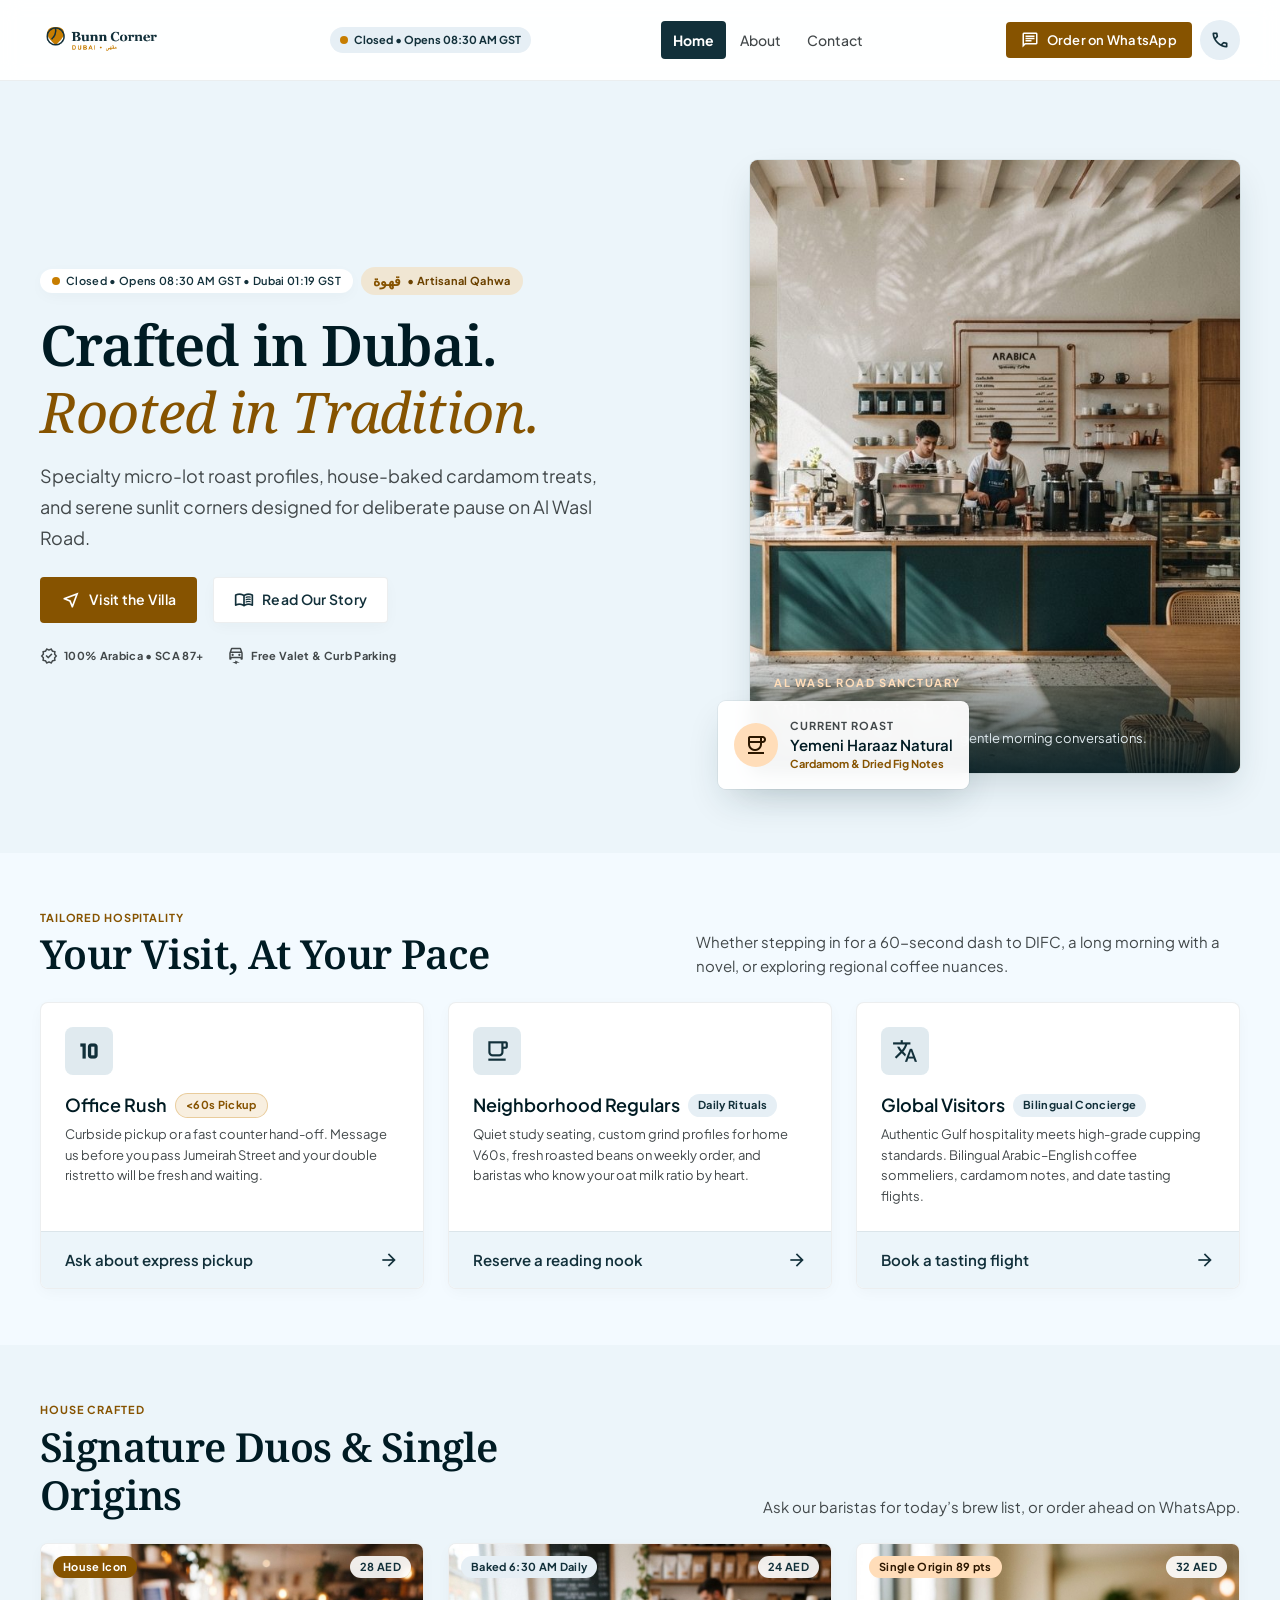
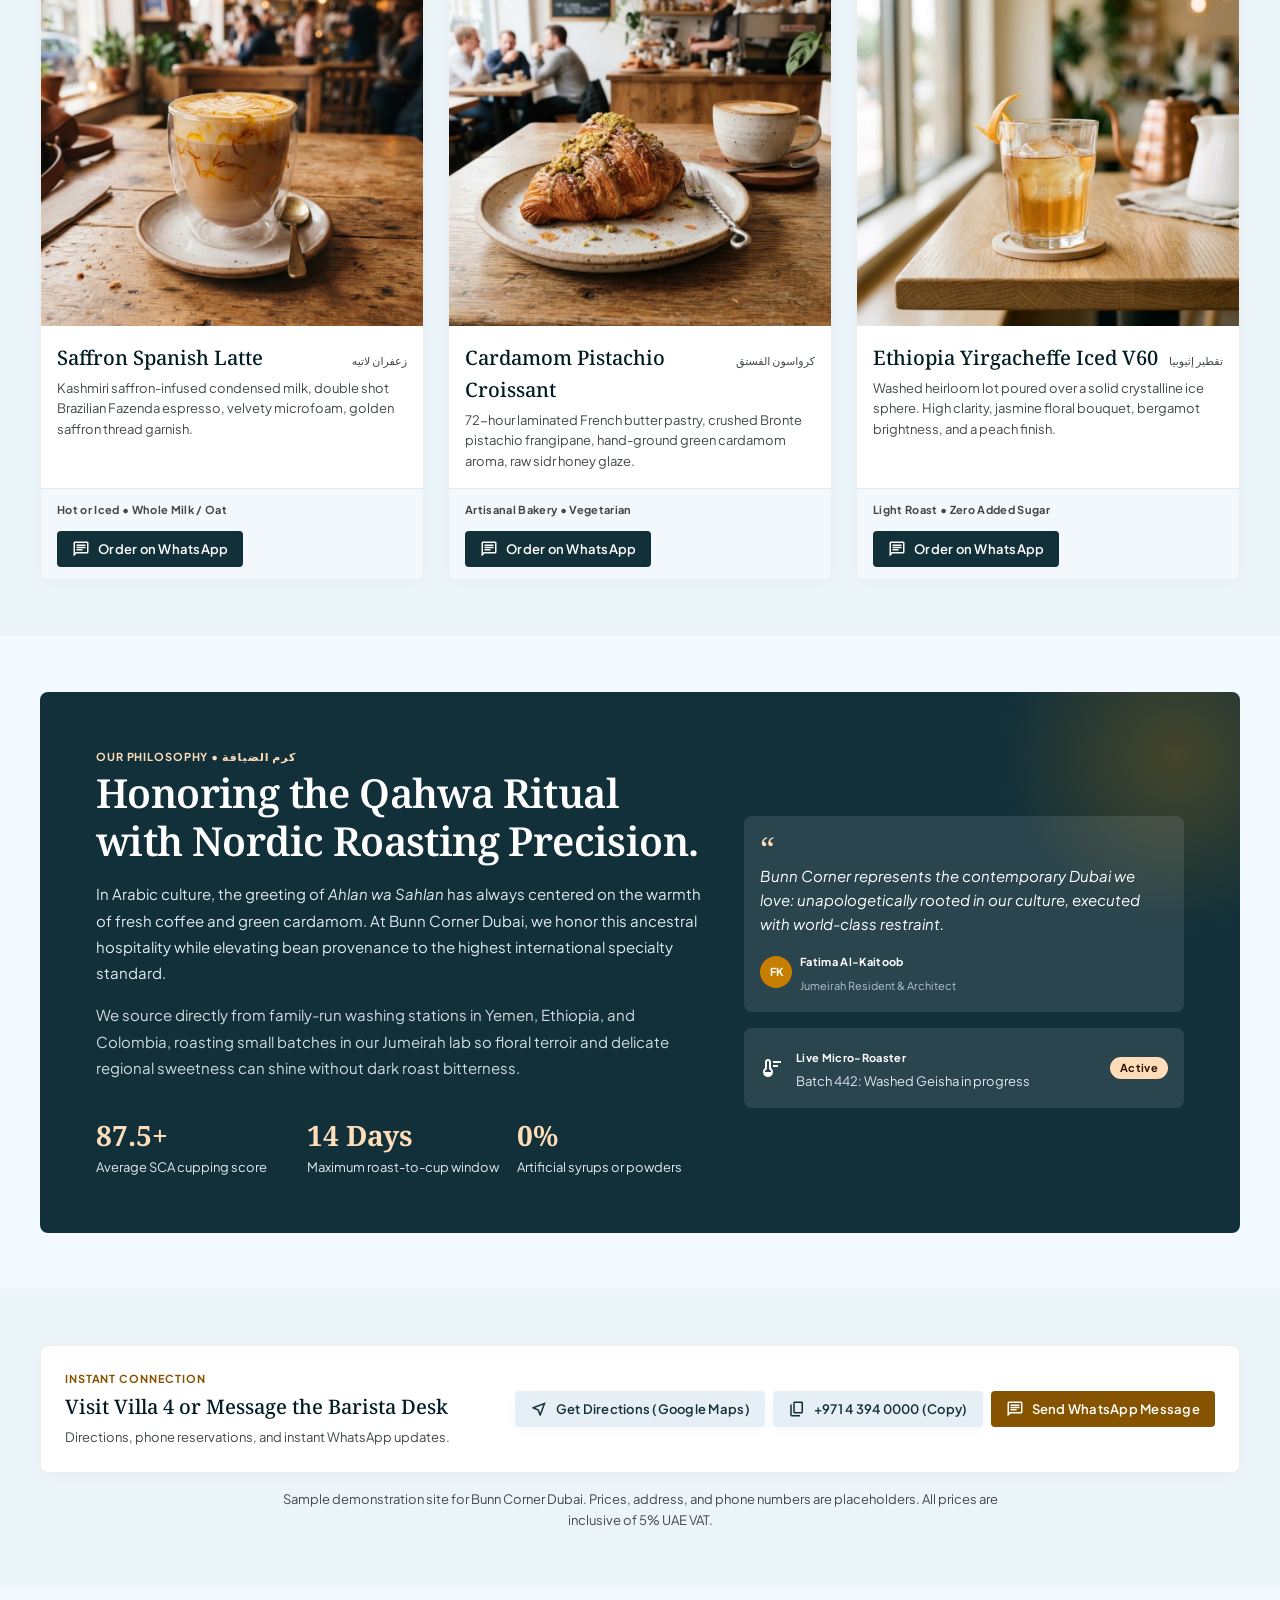
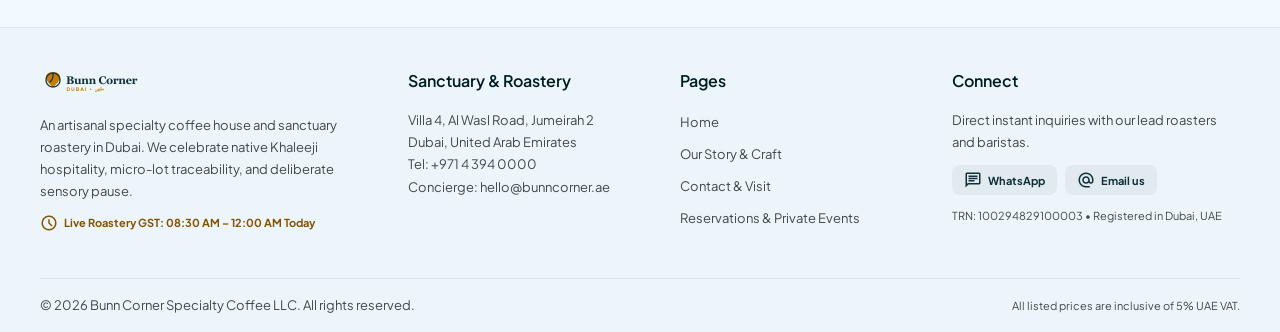
<file: index.html>
<!DOCTYPE html>
<html lang="en">
<head>
  <meta charset="utf-8">
  <meta name="viewport" content="width=device-width, initial-scale=1">
  <title>Bunn Corner Dubai | Specialty Coffee &amp; Roastery</title>
  <meta name="description" content="Specialty micro-lot coffee, house-baked cardamom treats, and sunlit corners at Bunn Corner, Villa 4, Al Wasl Road, Jumeirah 2, Dubai.">
  <meta property="og:title" content="Bunn Corner Dubai | Specialty Coffee &amp; Roastery">
  <meta property="og:description" content="Specialty micro-lot coffee and house-baked treats at Villa 4, Al Wasl Road, Jumeirah 2, Dubai.">
  <meta property="og:type" content="website">

  <link rel="icon" type="image/png" sizes="64x64" href="assets/favicon-64.png">
  <link rel="apple-touch-icon" href="assets/favicon-180.png">

  <link rel="preconnect" href="https://fonts.googleapis.com">
  <link rel="preconnect" href="https://fonts.gstatic.com" crossorigin>
  <link href="https://fonts.googleapis.com/css2?family=Noto+Serif:ital,wght@0,400;0,500;0,600;0,700;1,400&amp;family=Plus+Jakarta+Sans:wght@400;500;600;700&amp;display=swap" rel="stylesheet">
  <link href="https://fonts.googleapis.com/css2?family=Material+Symbols+Outlined:opsz,wght,FILL,GRAD@20..48,100..700,0..1,-50..200&amp;display=swap" rel="stylesheet">

  <link rel="stylesheet" href="css/style.css">
  <script src="js/main.js" defer></script>
</head>
<body>
  <a class="skip-link" href="#main">Skip to content</a>

  <header class="site-header">
    <div class="container site-header__bar">
      <a class="brand" href="index.html" aria-label="Bunn Corner Dubai — home">
        <img class="brand__logo" src="assets/images/wordmark.png" alt="Bunn Corner Dubai" width="480" height="120">
      </a>

      <span class="header-status">
        <span class="pill__dot" aria-hidden="true"></span>
        <span id="header-status-text">Open now &bull; Closes 11:00 PM GST</span>
      </span>

      <nav class="nav" aria-label="Main">
        <ul class="nav__list">
          <li><a class="nav__link" href="index.html" aria-current="page">Home</a></li>
          <li><a class="nav__link" href="about.html">About</a></li>
          <li><a class="nav__link" href="contact.html">Contact</a></li>
        </ul>
      </nav>

      <div class="header-actions">
        <a class="btn btn--accent btn--sm" href="https://wa.me/97143940000" target="_blank" rel="noopener" aria-label="Order on WhatsApp">
          <span class="material-symbols-outlined icon--sm" aria-hidden="true">chat</span>
          <span class="wa-label">Order on WhatsApp</span>
        </a>
        <a class="icon-btn" href="tel:+97143940000" aria-label="Call Bunn Corner at +971 4 394 0000">
          <span class="material-symbols-outlined icon" aria-hidden="true">call</span>
        </a>
        <button class="nav-toggle js-nav-toggle" type="button" aria-expanded="false" aria-controls="mobile-nav" aria-label="Open menu">
          <span class="material-symbols-outlined js-nav-toggle-icon" aria-hidden="true">menu</span>
        </button>
      </div>
    </div>

    <nav class="mobile-nav" id="mobile-nav" aria-label="Mobile">
      <ul class="mobile-nav__list">
        <li><a class="mobile-nav__link" href="index.html" aria-current="page">Home</a></li>
        <li><a class="mobile-nav__link" href="about.html">About</a></li>
        <li><a class="mobile-nav__link" href="contact.html">Contact</a></li>
      </ul>
      <a class="btn btn--accent btn--responsive mobile-nav__cta" href="https://wa.me/97143940000" target="_blank" rel="noopener">
        <span class="material-symbols-outlined icon--sm" aria-hidden="true">chat</span>
        <span>Order on WhatsApp</span>
      </a>
    </nav>
  </header>

  <main class="main" id="main">
    <!-- Hero -->
    <section class="hero">
      <div class="container hero__grid">
        <div>
          <div class="hero__pills">
            <span class="pill pill--status">
              <span class="pill__dot" aria-hidden="true"></span>
              <span id="hero-status-text">Open today 08:00 AM &ndash; 11:00 PM GST</span>
            </span>
            <span class="pill pill--arabic">
              <span class="pill__arabic-word" lang="ar" dir="rtl">قهوة</span>
              <span>&bull; Artisanal Qahwa</span>
            </span>
          </div>

          <h1 class="hero__title">
            Crafted in Dubai.
            <span class="hero__title-accent">Rooted in Tradition.</span>
          </h1>

          <p class="hero__lede">
            Specialty micro-lot roast profiles, house-baked cardamom treats, and serene sunlit
            corners designed for deliberate pause on Al Wasl Road.
          </p>

          <div class="hero__ctas">
            <a class="btn btn--accent btn--responsive" href="contact.html">
              <span class="material-symbols-outlined icon" aria-hidden="true">near_me</span>
              <span>Visit the Villa</span>
            </a>
            <a class="btn btn--light btn--responsive" href="about.html">
              <span class="material-symbols-outlined icon" aria-hidden="true">menu_book</span>
              <span>Read Our Story</span>
            </a>
          </div>

          <div class="hero__trust">
            <span class="hero__trust-item">
              <span class="material-symbols-outlined icon--sm" aria-hidden="true">verified</span>
              <span>100% Arabica &bull; SCA 87+</span>
            </span>
            <span class="hero__trust-item">
              <span class="material-symbols-outlined icon--sm" aria-hidden="true">electric_car</span>
              <span>Free Valet &amp; Curb Parking</span>
            </span>
          </div>
        </div>

        <div class="hero__media">
          <figure class="hero__figure">
            <img class="hero__figure-img" src="assets/images/cafe-interior.jpg" alt="Sunlit specialty coffee bar with teal counters and arched windows inside the Bunn Corner villa on Al Wasl Road" width="1376" height="768" fetchpriority="high">
            <figcaption class="hero__overlay">
              <span class="hero__overlay-eyebrow">Al Wasl Road Sanctuary</span>
              <span class="hero__overlay-title">Villa 4, Jumeirah 2</span>
              <span class="hero__overlay-sub">Warm sunlight, tactile oak, and gentle morning conversations.</span>
            </figcaption>
          </figure>

          <div class="hero__float">
            <span class="hero__float-icon">
              <span class="material-symbols-outlined icon--md" aria-hidden="true">coffee</span>
            </span>
            <span>
              <span class="hero__float-label">Current Roast</span>
              <span class="hero__float-title">Yemeni Haraaz Natural</span>
              <span class="hero__float-note">Cardamom &amp; Dried Fig Notes</span>
            </span>
          </div>
        </div>
      </div>
    </section>

    <!-- Visit lanes -->
    <section class="section">
      <div class="container">
        <div class="section-head">
          <div class="section-head__text">
            <span class="eyebrow">Tailored Hospitality</span>
            <h2 class="section-title">Your Visit, At Your Pace</h2>
          </div>
          <p class="section-sub">
            Whether stepping in for a 60-second dash to DIFC, a long morning with a novel,
            or exploring regional coffee nuances.
          </p>
        </div>

        <div class="card-grid card-grid--3">
          <article class="card lane-card">
            <div class="lane-card__top">
              <span class="lane-card__icon">
                <span class="material-symbols-outlined icon--lg" aria-hidden="true">timer_10</span>
              </span>
              <div class="lane-card__title-row">
                <h3 class="lane-card__title">Office Rush</h3>
                <span class="badge badge--accent">&lt;60s Pickup</span>
              </div>
              <p class="lane-card__desc">
                Curbside pickup or a fast counter hand-off. Message us before you pass Jumeirah
                Street and your double ristretto will be fresh and waiting.
              </p>
            </div>
            <a class="lane-card__action" href="contact.html">
              <span>Ask about express pickup</span>
              <span class="material-symbols-outlined icon" aria-hidden="true">arrow_forward</span>
            </a>
          </article>

          <article class="card lane-card">
            <div class="lane-card__top">
              <span class="lane-card__icon">
                <span class="material-symbols-outlined icon--lg" aria-hidden="true">local_cafe</span>
              </span>
              <div class="lane-card__title-row">
                <h3 class="lane-card__title">Neighborhood Regulars</h3>
                <span class="badge badge--muted">Daily Rituals</span>
              </div>
              <p class="lane-card__desc">
                Quiet study seating, custom grind profiles for home V60s, fresh roasted beans on
                weekly order, and baristas who know your oat milk ratio by heart.
              </p>
            </div>
            <a class="lane-card__action" href="contact.html">
              <span>Reserve a reading nook</span>
              <span class="material-symbols-outlined icon" aria-hidden="true">arrow_forward</span>
            </a>
          </article>

          <article class="card lane-card">
            <div class="lane-card__top">
              <span class="lane-card__icon">
                <span class="material-symbols-outlined icon--lg" aria-hidden="true">translate</span>
              </span>
              <div class="lane-card__title-row">
                <h3 class="lane-card__title">Global Visitors</h3>
                <span class="badge badge--muted">Bilingual Concierge</span>
              </div>
              <p class="lane-card__desc">
                Authentic Gulf hospitality meets high-grade cupping standards. Bilingual
                Arabic&ndash;English coffee sommeliers, cardamom notes, and date tasting flights.
              </p>
            </div>
            <a class="lane-card__action" href="contact.html">
              <span>Book a tasting flight</span>
              <span class="material-symbols-outlined icon" aria-hidden="true">arrow_forward</span>
            </a>
          </article>
        </div>
      </div>
    </section>

    <!-- Signature items -->
    <section class="section section--alt">
      <div class="container">
        <div class="section-head">
          <div class="section-head__text">
            <span class="eyebrow">House Crafted</span>
            <h2 class="section-title">Signature Duos &amp; Single Origins</h2>
          </div>
          <p class="section-sub">Ask our baristas for today&rsquo;s brew list, or order ahead on WhatsApp.</p>
        </div>

        <div class="card-grid card-grid--3">
          <article class="card">
            <div class="card__media">
              <img src="assets/images/saffron-latte.jpg" alt="Saffron Spanish latte with golden saffron drizzle in a clear double-walled glass" width="900" height="900" loading="lazy" decoding="async">
              <span class="badge badge--solid card__badge-tl">House Icon</span>
              <span class="badge badge--price card__badge-tr">28 AED</span>
            </div>
            <div class="card__body">
              <div>
                <div class="card__title-row">
                  <h3 class="card__title">Saffron Spanish Latte</h3>
                  <span class="card__arabic" lang="ar" dir="rtl">زعفران لاتيه</span>
                </div>
                <p class="card__desc">
                  Kashmiri saffron-infused condensed milk, double shot Brazilian Fazenda espresso,
                  velvety microfoam, golden saffron thread garnish.
                </p>
              </div>
              <div class="card__foot">
                <span class="card__foot-note">Hot or Iced &bull; Whole Milk / Oat</span>
                <a class="btn btn--primary btn--sm" href="https://wa.me/97143940000" target="_blank" rel="noopener">
                  <span class="material-symbols-outlined icon--sm" aria-hidden="true">chat</span>
                  <span>Order on WhatsApp</span>
                </a>
              </div>
            </div>
          </article>

          <article class="card">
            <div class="card__media">
              <img src="assets/images/pistachio-croissant.jpg" alt="Freshly baked cardamom pistachio croissant on a ceramic plate" width="900" height="900" loading="lazy" decoding="async">
              <span class="badge badge--muted card__badge-tl">Baked 6:30 AM Daily</span>
              <span class="badge badge--price card__badge-tr">24 AED</span>
            </div>
            <div class="card__body">
              <div>
                <div class="card__title-row">
                  <h3 class="card__title">Cardamom Pistachio Croissant</h3>
                  <span class="card__arabic" lang="ar" dir="rtl">كرواسون الفستق</span>
                </div>
                <p class="card__desc">
                  72-hour laminated French butter pastry, crushed Bronte pistachio frangipane,
                  hand-ground green cardamom aroma, raw sidr honey glaze.
                </p>
              </div>
              <div class="card__foot">
                <span class="card__foot-note">Artisanal Bakery &bull; Vegetarian</span>
                <a class="btn btn--primary btn--sm" href="https://wa.me/97143940000" target="_blank" rel="noopener">
                  <span class="material-symbols-outlined icon--sm" aria-hidden="true">chat</span>
                  <span>Order on WhatsApp</span>
                </a>
              </div>
            </div>
          </article>

          <article class="card">
            <div class="card__media">
              <img src="assets/images/iced-v60.jpg" alt="Iced filter coffee over a clear ice cube with a twisted orange peel garnish" width="900" height="900" loading="lazy" decoding="async">
              <span class="badge badge--fixed card__badge-tl">Single Origin 89 pts</span>
              <span class="badge badge--price card__badge-tr">32 AED</span>
            </div>
            <div class="card__body">
              <div>
                <div class="card__title-row">
                  <h3 class="card__title">Ethiopia Yirgacheffe Iced V60</h3>
                  <span class="card__arabic" lang="ar" dir="rtl">تقطير إثيوبيا</span>
                </div>
                <p class="card__desc">
                  Washed heirloom lot poured over a solid crystalline ice sphere. High clarity,
                  jasmine floral bouquet, bergamot brightness, and a peach finish.
                </p>
              </div>
              <div class="card__foot">
                <span class="card__foot-note">Light Roast &bull; Zero Added Sugar</span>
                <a class="btn btn--primary btn--sm" href="https://wa.me/97143940000" target="_blank" rel="noopener">
                  <span class="material-symbols-outlined icon--sm" aria-hidden="true">chat</span>
                  <span>Order on WhatsApp</span>
                </a>
              </div>
            </div>
          </article>
        </div>
      </div>
    </section>

    <!-- Philosophy -->
    <section class="section">
      <div class="container">
        <div class="panel-dark">
          <div class="panel-dark__glow" aria-hidden="true"></div>
          <div class="panel-dark__grid">
            <div>
              <span class="eyebrow">Our Philosophy &bull; <span lang="ar" dir="rtl">كرم الضيافة</span></span>
              <h2 class="panel-dark__title">Honoring the Qahwa Ritual with Nordic Roasting Precision.</h2>
              <p class="panel-dark__text">
                In Arabic culture, the greeting of <em>Ahlan wa Sahlan</em> has always centered on
                the warmth of fresh coffee and green cardamom. At Bunn Corner Dubai, we honor this
                ancestral hospitality while elevating bean provenance to the highest international
                specialty standard.
              </p>
              <p class="panel-dark__text">
                We source directly from family-run washing stations in Yemen, Ethiopia, and Colombia,
                roasting small batches in our Jumeirah lab so floral terroir and delicate regional
                sweetness can shine without dark roast bitterness.
              </p>

              <div class="stats">
                <div class="stat">
                  <p class="stat__value">87.5+</p>
                  <p class="stat__label">Average SCA cupping score</p>
                </div>
                <div class="stat">
                  <p class="stat__value">14 Days</p>
                  <p class="stat__label">Maximum roast-to-cup window</p>
                </div>
                <div class="stat">
                  <p class="stat__value">0%</p>
                  <p class="stat__label">Artificial syrups or powders</p>
                </div>
              </div>
            </div>

            <div class="panel-dark__aside">
              <figure class="quote">
                <p class="quote__mark" aria-hidden="true">&ldquo;</p>
                <blockquote class="quote__text">
                  Bunn Corner represents the contemporary Dubai we love: unapologetically rooted in
                  our culture, executed with world-class restraint.
                </blockquote>
                <figcaption class="quote__person">
                  <span class="quote__avatar" aria-hidden="true">FK</span>
                  <span>
                    <span class="quote__name">Fatima Al-Kaitoob</span><br>
                    <span class="quote__role">Jumeirah Resident &amp; Architect</span>
                  </span>
                </figcaption>
              </figure>

              <div class="roaster">
                <div class="roaster__info">
                  <span class="material-symbols-outlined icon--md" aria-hidden="true">thermostat</span>
                  <span>
                    <span class="roaster__label">Live Micro-Roaster</span><br>
                    <span class="roaster__note">Batch 442: Washed Geisha in progress</span>
                  </span>
                </div>
                <span class="badge badge--fixed">Active</span>
              </div>
            </div>
          </div>
        </div>
      </div>
    </section>

    <!-- Quick actions -->
    <section class="section section--alt">
      <div class="container">
        <div class="action-bar">
          <div>
            <span class="eyebrow">Instant Connection</span>
            <h2 class="action-bar__title">Visit Villa 4 or Message the Barista Desk</h2>
            <p class="action-bar__sub">Directions, phone reservations, and instant WhatsApp updates.</p>
          </div>
          <div class="action-bar__buttons">
            <a class="btn btn--tile btn--sm" href="https://maps.google.com/?q=Al+Wasl+Road+Jumeirah+2+Dubai" target="_blank" rel="noopener">
              <span class="material-symbols-outlined icon--sm" aria-hidden="true">near_me</span>
              <span>Get Directions (Google Maps)</span>
            </a>
            <button class="btn btn--tile btn--sm js-copy" type="button" data-copy="+971 4 394 0000" aria-label="Copy phone number +971 4 394 0000">
              <span class="material-symbols-outlined icon--sm" aria-hidden="true">content_copy</span>
              <span class="js-copy-label">+971 4 394 0000 (Copy)</span>
            </button>
            <a class="btn btn--accent btn--sm" href="https://wa.me/97143940000" target="_blank" rel="noopener">
              <span class="material-symbols-outlined icon--sm" aria-hidden="true">chat</span>
              <span>Send WhatsApp Message</span>
            </a>
          </div>
        </div>

        <p class="note">
          Sample demonstration site for Bunn Corner Dubai. Prices, address, and phone numbers are
          placeholders. All prices are inclusive of 5% UAE VAT.
        </p>
      </div>
    </section>
  </main>

  <footer class="site-footer">
    <div class="container">
      <div class="footer-grid">
        <div>
          <img class="footer-brand__logo" src="assets/images/wordmark.png" alt="Bunn Corner Dubai" width="480" height="120">
          <p class="footer-text">
            An artisanal specialty coffee house and sanctuary roastery in Dubai. We celebrate native
            Khaleeji hospitality, micro-lot traceability, and deliberate sensory pause.
          </p>
          <p class="footer-hours">
            <span class="material-symbols-outlined icon--sm" aria-hidden="true">schedule</span>
            <span id="footer-hours-text">Live Roastery GST: 08:00 AM &ndash; 11:00 PM</span>
          </p>
        </div>

        <div>
          <h4 class="footer-col__title">Sanctuary &amp; Roastery</h4>
          <address class="footer-text">
            Villa 4, Al Wasl Road, Jumeirah 2<br>
            Dubai, United Arab Emirates<br>
            Tel: <a href="tel:+97143940000">+971 4 394 0000</a><br>
            Concierge: <a href="mailto:hello@bunncorner.ae">hello@bunncorner.ae</a>
          </address>
        </div>

        <div>
          <h4 class="footer-col__title">Pages</h4>
          <ul class="footer-links">
            <li><a href="index.html">Home</a></li>
            <li><a href="about.html">Our Story &amp; Craft</a></li>
            <li><a href="contact.html">Contact &amp; Visit</a></li>
            <li><a href="contact.html#contact-form">Reservations &amp; Private Events</a></li>
          </ul>
        </div>

        <div>
          <h4 class="footer-col__title">Connect</h4>
          <p class="footer-text">Direct instant inquiries with our lead roasters and baristas.</p>
          <div class="footer-connect">
            <a class="social-chip" href="https://wa.me/97143940000" target="_blank" rel="noopener">
              <span class="material-symbols-outlined icon--sm" aria-hidden="true">chat</span>
              <span>WhatsApp</span>
            </a>
            <a class="social-chip" href="mailto:hello@bunncorner.ae">
              <span class="material-symbols-outlined icon--sm" aria-hidden="true">alternate_email</span>
              <span>Email us</span>
            </a>
          </div>
          <p class="footer-note">TRN: 100294829100003 &bull; Registered in Dubai, UAE</p>
        </div>
      </div>

      <div class="footer-bottom">
        <p>&copy; <span id="footer-year">2026</span> Bunn Corner Specialty Coffee LLC. All rights reserved.</p>
        <p class="footer-note">All listed prices are inclusive of 5% UAE VAT.</p>
      </div>
    </div>
  </footer>
</body>
</html>
</file>
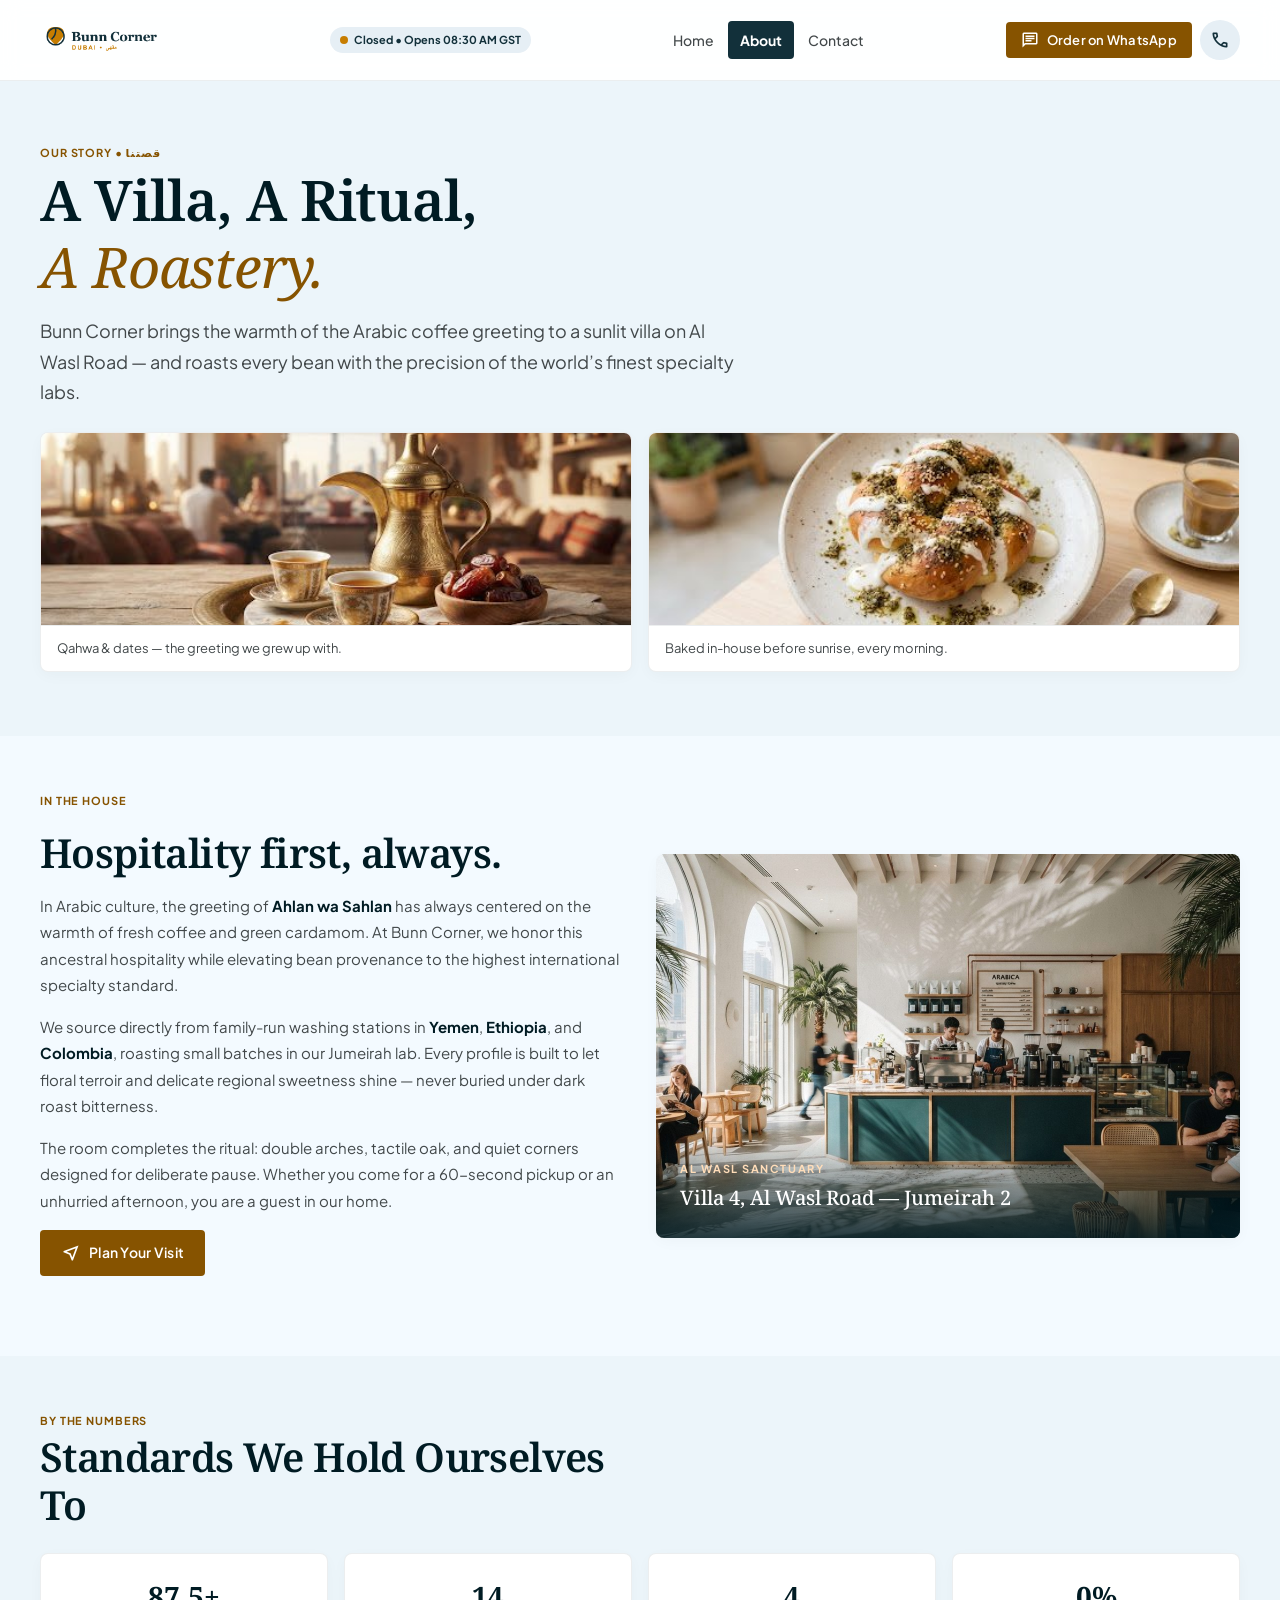
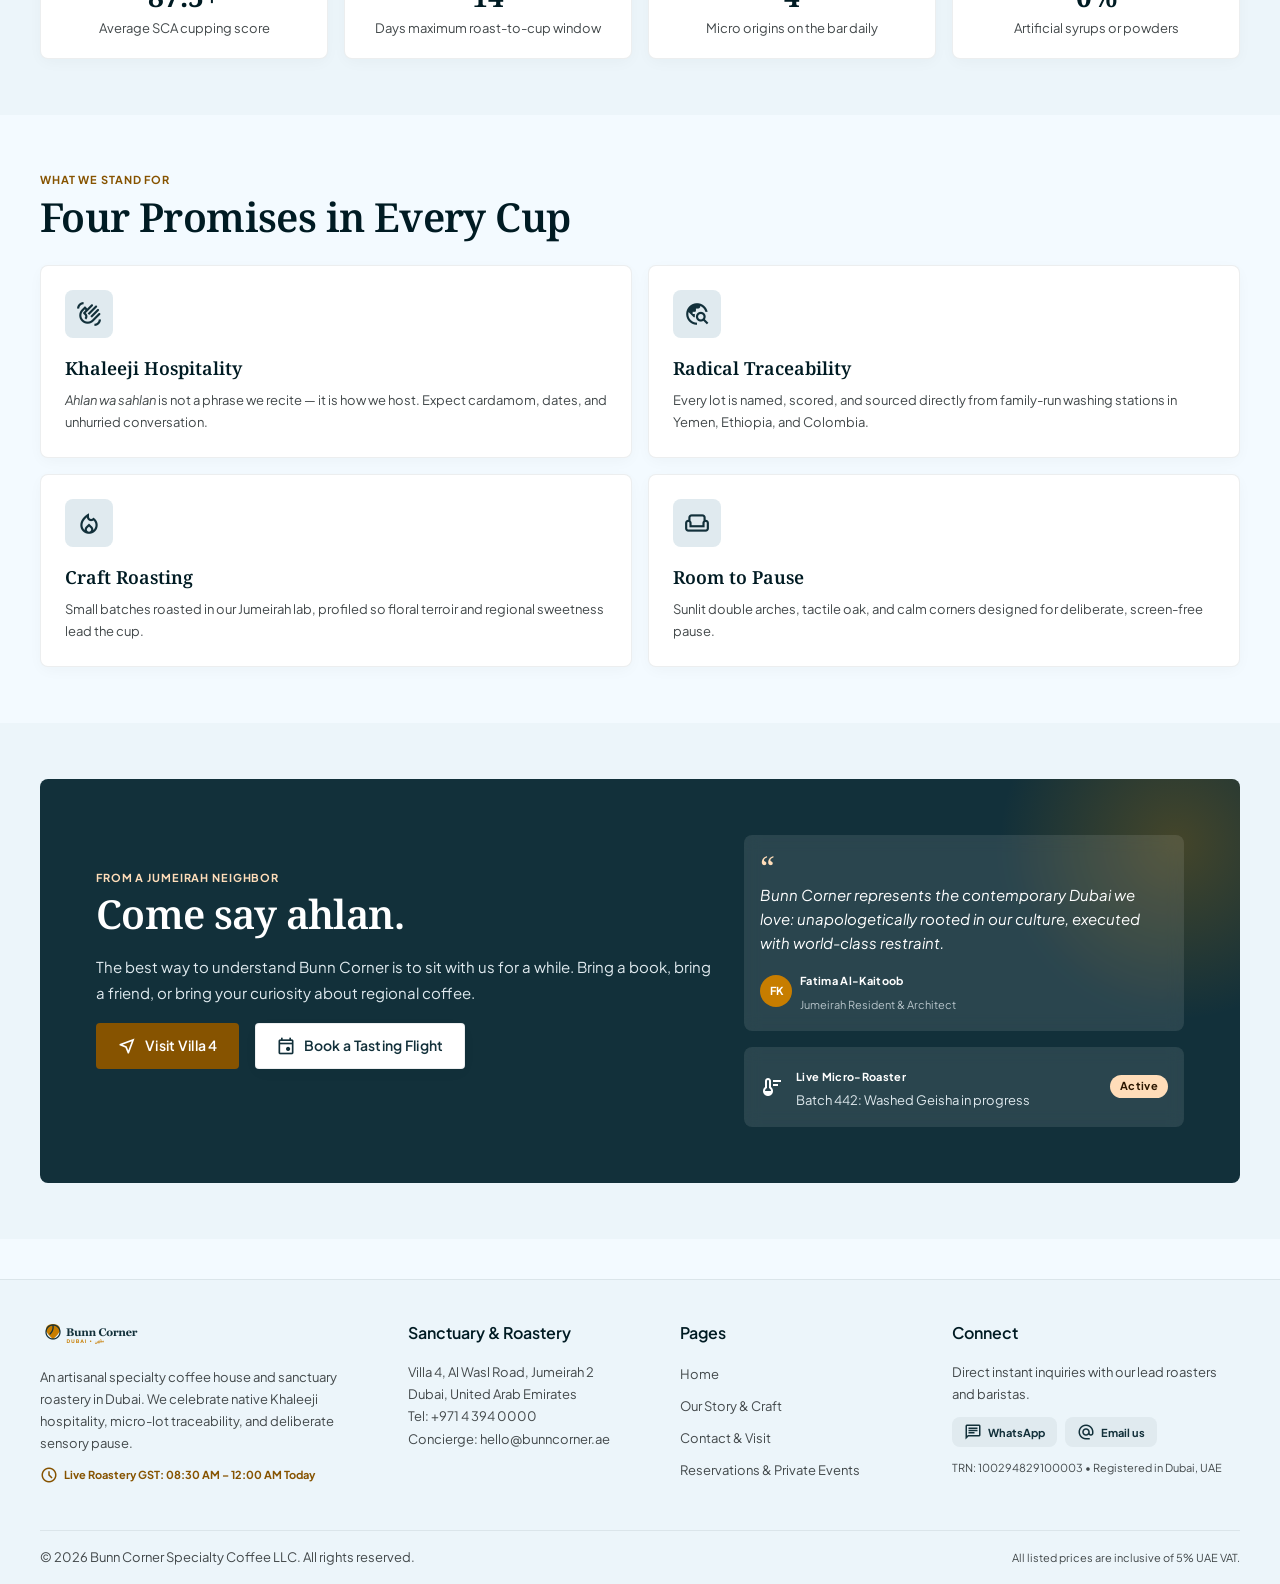
<file: about.html>
<!DOCTYPE html>
<html lang="en">
<head>
  <meta charset="utf-8">
  <meta name="viewport" content="width=device-width, initial-scale=1">
  <title>Our Story &amp; Craft | Bunn Corner Dubai</title>
  <meta name="description" content="The story behind Bunn Corner Dubai: Khaleeji hospitality, direct-trade micro-lots, and small-batch roasting in our Jumeirah villa roastery.">
  <meta property="og:title" content="Our Story &amp; Craft | Bunn Corner Dubai">
  <meta property="og:description" content="Khaleeji hospitality, direct-trade micro-lots, and small-batch roasting in our Jumeirah villa roastery.">
  <meta property="og:type" content="website">

  <link rel="icon" type="image/png" sizes="64x64" href="assets/favicon-64.png">
  <link rel="apple-touch-icon" href="assets/favicon-180.png">

  <link rel="preconnect" href="https://fonts.googleapis.com">
  <link rel="preconnect" href="https://fonts.gstatic.com" crossorigin>
  <link href="https://fonts.googleapis.com/css2?family=Noto+Serif:ital,wght@0,400;0,500;0,600;0,700;1,400&amp;family=Plus+Jakarta+Sans:wght@400;500;600;700&amp;display=swap" rel="stylesheet">
  <link href="https://fonts.googleapis.com/css2?family=Material+Symbols+Outlined:opsz,wght,FILL,GRAD@20..48,100..700,0..1,-50..200&amp;display=swap" rel="stylesheet">

  <link rel="stylesheet" href="css/style.css">
  <script src="js/main.js" defer></script>
</head>
<body>
  <a class="skip-link" href="#main">Skip to content</a>

  <header class="site-header">
    <div class="container site-header__bar">
      <a class="brand" href="index.html" aria-label="Bunn Corner Dubai — home">
        <img class="brand__logo" src="assets/images/wordmark.png" alt="Bunn Corner Dubai" width="480" height="120">
      </a>

      <span class="header-status">
        <span class="pill__dot" aria-hidden="true"></span>
        <span id="header-status-text">Open now &bull; Closes 11:00 PM GST</span>
      </span>

      <nav class="nav" aria-label="Main">
        <ul class="nav__list">
          <li><a class="nav__link" href="index.html">Home</a></li>
          <li><a class="nav__link" href="about.html" aria-current="page">About</a></li>
          <li><a class="nav__link" href="contact.html">Contact</a></li>
        </ul>
      </nav>

      <div class="header-actions">
        <a class="btn btn--accent btn--sm" href="https://wa.me/97143940000" target="_blank" rel="noopener" aria-label="Order on WhatsApp">
          <span class="material-symbols-outlined icon--sm" aria-hidden="true">chat</span>
          <span class="wa-label">Order on WhatsApp</span>
        </a>
        <a class="icon-btn" href="tel:+97143940000" aria-label="Call Bunn Corner at +971 4 394 0000">
          <span class="material-symbols-outlined icon" aria-hidden="true">call</span>
        </a>
        <button class="nav-toggle js-nav-toggle" type="button" aria-expanded="false" aria-controls="mobile-nav" aria-label="Open menu">
          <span class="material-symbols-outlined js-nav-toggle-icon" aria-hidden="true">menu</span>
        </button>
      </div>
    </div>

    <nav class="mobile-nav" id="mobile-nav" aria-label="Mobile">
      <ul class="mobile-nav__list">
        <li><a class="mobile-nav__link" href="index.html">Home</a></li>
        <li><a class="mobile-nav__link" href="about.html" aria-current="page">About</a></li>
        <li><a class="mobile-nav__link" href="contact.html">Contact</a></li>
      </ul>
      <a class="btn btn--accent btn--responsive mobile-nav__cta" href="https://wa.me/97143940000" target="_blank" rel="noopener">
        <span class="material-symbols-outlined icon--sm" aria-hidden="true">chat</span>
        <span>Order on WhatsApp</span>
      </a>
    </nav>
  </header>

  <main class="main" id="main">
    <!-- Page hero -->
    <section class="hero">
      <div class="container page-hero__inner">
        <span class="eyebrow">Our Story &bull; <span lang="ar" dir="rtl">قصتنا</span></span>
        <h1 class="hero__title">A Villa, A Ritual, <span class="hero__title-accent">A Roastery.</span></h1>
        <p class="hero__lede">
          Bunn Corner brings the warmth of the Arabic coffee greeting to a sunlit villa on Al Wasl
          Road &mdash; and roasts every bean with the precision of the world&rsquo;s finest
          specialty labs.
        </p>

        <div class="collage">
          <figure class="collage__figure">
            <img src="assets/images/arabic-coffee-dates.jpg" alt="Golden Arabic coffee pot with two filled cups and a bowl of dates on a wooden tray" width="512" height="279" loading="lazy" decoding="async">
            <figcaption class="collage__caption">Qahwa &amp; dates &mdash; the greeting we grew up with.</figcaption>
          </figure>
          <figure class="collage__figure">
            <img src="assets/images/cardamom-buns.jpg" alt="Cardamom morning buns with pistachio crumble and white drizzle on a ceramic plate" width="512" height="279" loading="lazy" decoding="async">
            <figcaption class="collage__caption">Baked in-house before sunrise, every morning.</figcaption>
          </figure>
        </div>
      </div>
    </section>

    <!-- Story -->
    <section class="section">
      <div class="container story-grid">
        <div class="story-copy">
          <span class="eyebrow">In the House</span>
          <h2 class="section-title">Hospitality first, always.</h2>
          <p>
            In Arabic culture, the greeting of <strong>Ahlan wa Sahlan</strong> has always centered
            on the warmth of fresh coffee and green cardamom. At Bunn Corner, we honor this ancestral
            hospitality while elevating bean provenance to the highest international specialty
            standard.
          </p>
          <p>
            We source directly from family-run washing stations in <strong>Yemen</strong>,
            <strong>Ethiopia</strong>, and <strong>Colombia</strong>, roasting small batches in our
            Jumeirah lab. Every profile is built to let floral terroir and delicate regional
            sweetness shine &mdash; never buried under dark roast bitterness.
          </p>
          <p>
            The room completes the ritual: double arches, tactile oak, and quiet corners designed for
            deliberate pause. Whether you come for a 60-second pickup or an unhurried afternoon, you
            are a guest in our home.
          </p>
          <div class="hero__ctas">
            <a class="btn btn--accent btn--responsive" href="contact.html">
              <span class="material-symbols-outlined icon" aria-hidden="true">near_me</span>
              <span>Plan Your Visit</span>
            </a>
          </div>
        </div>

        <figure class="band">
          <img src="assets/images/cafe-interior.jpg" alt="Interior of the Bunn Corner villa with arched windows, a teal coffee bar, and guests at oak tables" width="1376" height="768" loading="lazy" decoding="async">
          <figcaption class="band__overlay">
            <span class="hero__overlay-eyebrow">Al Wasl Sanctuary</span>
            <span class="hero__overlay-title">Villa 4, Al Wasl Road &mdash; Jumeirah 2</span>
          </figcaption>
        </figure>
      </div>
    </section>

    <!-- Numbers -->
    <section class="section section--alt">
      <div class="container">
        <div class="section-head">
          <div class="section-head__text">
            <span class="eyebrow">By the Numbers</span>
            <h2 class="section-title">Standards We Hold Ourselves To</h2>
          </div>
        </div>

        <div class="numbers-grid">
          <div class="number-card">
            <p class="number-card__value">87.5+</p>
            <p class="number-card__label">Average SCA cupping score</p>
          </div>
          <div class="number-card">
            <p class="number-card__value">14</p>
            <p class="number-card__label">Days maximum roast-to-cup window</p>
          </div>
          <div class="number-card">
            <p class="number-card__value">4</p>
            <p class="number-card__label">Micro origins on the bar daily</p>
          </div>
          <div class="number-card">
            <p class="number-card__value">0%</p>
            <p class="number-card__label">Artificial syrups or powders</p>
          </div>
        </div>
      </div>
    </section>

    <!-- Values -->
    <section class="section">
      <div class="container">
        <div class="section-head">
          <div class="section-head__text">
            <span class="eyebrow">What We Stand For</span>
            <h2 class="section-title">Four Promises in Every Cup</h2>
          </div>
        </div>

        <div class="values-grid">
          <article class="value-card">
            <span class="lane-card__icon">
              <span class="material-symbols-outlined icon--lg" aria-hidden="true">waving_hand</span>
            </span>
            <h3 class="value-card__title">Khaleeji Hospitality</h3>
            <p class="value-card__text">
              <em>Ahlan wa sahlan</em> is not a phrase we recite &mdash; it is how we host. Expect
              cardamom, dates, and unhurried conversation.
            </p>
          </article>

          <article class="value-card">
            <span class="lane-card__icon">
              <span class="material-symbols-outlined icon--lg" aria-hidden="true">travel_explore</span>
            </span>
            <h3 class="value-card__title">Radical Traceability</h3>
            <p class="value-card__text">
              Every lot is named, scored, and sourced directly from family-run washing stations in
              Yemen, Ethiopia, and Colombia.
            </p>
          </article>

          <article class="value-card">
            <span class="lane-card__icon">
              <span class="material-symbols-outlined icon--lg" aria-hidden="true">local_fire_department</span>
            </span>
            <h3 class="value-card__title">Craft Roasting</h3>
            <p class="value-card__text">
              Small batches roasted in our Jumeirah lab, profiled so floral terroir and regional
              sweetness lead the cup.
            </p>
          </article>

          <article class="value-card">
            <span class="lane-card__icon">
              <span class="material-symbols-outlined icon--lg" aria-hidden="true">weekend</span>
            </span>
            <h3 class="value-card__title">Room to Pause</h3>
            <p class="value-card__text">
              Sunlit double arches, tactile oak, and calm corners designed for deliberate,
              screen-free pause.
            </p>
          </article>
        </div>
      </div>
    </section>

    <!-- Quote + CTA -->
    <section class="section section--alt">
      <div class="container">
        <div class="panel-dark">
          <div class="panel-dark__glow" aria-hidden="true"></div>
          <div class="panel-dark__grid">
            <div>
              <span class="eyebrow">From a Jumeirah Neighbor</span>
              <h2 class="panel-dark__title">Come say ahlan.</h2>
              <p class="panel-dark__text">
                The best way to understand Bunn Corner is to sit with us for a while. Bring a book,
                bring a friend, or bring your curiosity about regional coffee.
              </p>
              <div class="hero__ctas">
                <a class="btn btn--accent btn--responsive" href="contact.html">
                  <span class="material-symbols-outlined icon" aria-hidden="true">near_me</span>
                  <span>Visit Villa 4</span>
                </a>
                <a class="btn btn--light btn--responsive" href="contact.html#contact-form">
                  <span class="material-symbols-outlined icon" aria-hidden="true">event</span>
                  <span>Book a Tasting Flight</span>
                </a>
              </div>
            </div>

            <div class="panel-dark__aside">
              <figure class="quote">
                <p class="quote__mark" aria-hidden="true">&ldquo;</p>
                <blockquote class="quote__text">
                  Bunn Corner represents the contemporary Dubai we love: unapologetically rooted in
                  our culture, executed with world-class restraint.
                </blockquote>
                <figcaption class="quote__person">
                  <span class="quote__avatar" aria-hidden="true">FK</span>
                  <span>
                    <span class="quote__name">Fatima Al-Kaitoob</span><br>
                    <span class="quote__role">Jumeirah Resident &amp; Architect</span>
                  </span>
                </figcaption>
              </figure>

              <div class="roaster">
                <div class="roaster__info">
                  <span class="material-symbols-outlined icon--md" aria-hidden="true">thermostat</span>
                  <span>
                    <span class="roaster__label">Live Micro-Roaster</span><br>
                    <span class="roaster__note">Batch 442: Washed Geisha in progress</span>
                  </span>
                </div>
                <span class="badge badge--fixed">Active</span>
              </div>
            </div>
          </div>
        </div>
      </div>
    </section>
  </main>

  <footer class="site-footer">
    <div class="container">
      <div class="footer-grid">
        <div>
          <img class="footer-brand__logo" src="assets/images/wordmark.png" alt="Bunn Corner Dubai" width="480" height="120">
          <p class="footer-text">
            An artisanal specialty coffee house and sanctuary roastery in Dubai. We celebrate native
            Khaleeji hospitality, micro-lot traceability, and deliberate sensory pause.
          </p>
          <p class="footer-hours">
            <span class="material-symbols-outlined icon--sm" aria-hidden="true">schedule</span>
            <span id="footer-hours-text">Live Roastery GST: 08:00 AM &ndash; 11:00 PM</span>
          </p>
        </div>

        <div>
          <h4 class="footer-col__title">Sanctuary &amp; Roastery</h4>
          <address class="footer-text">
            Villa 4, Al Wasl Road, Jumeirah 2<br>
            Dubai, United Arab Emirates<br>
            Tel: <a href="tel:+97143940000">+971 4 394 0000</a><br>
            Concierge: <a href="mailto:hello@bunncorner.ae">hello@bunncorner.ae</a>
          </address>
        </div>

        <div>
          <h4 class="footer-col__title">Pages</h4>
          <ul class="footer-links">
            <li><a href="index.html">Home</a></li>
            <li><a href="about.html">Our Story &amp; Craft</a></li>
            <li><a href="contact.html">Contact &amp; Visit</a></li>
            <li><a href="contact.html#contact-form">Reservations &amp; Private Events</a></li>
          </ul>
        </div>

        <div>
          <h4 class="footer-col__title">Connect</h4>
          <p class="footer-text">Direct instant inquiries with our lead roasters and baristas.</p>
          <div class="footer-connect">
            <a class="social-chip" href="https://wa.me/97143940000" target="_blank" rel="noopener">
              <span class="material-symbols-outlined icon--sm" aria-hidden="true">chat</span>
              <span>WhatsApp</span>
            </a>
            <a class="social-chip" href="mailto:hello@bunncorner.ae">
              <span class="material-symbols-outlined icon--sm" aria-hidden="true">alternate_email</span>
              <span>Email us</span>
            </a>
          </div>
          <p class="footer-note">TRN: 100294829100003 &bull; Registered in Dubai, UAE</p>
        </div>
      </div>

      <div class="footer-bottom">
        <p>&copy; <span id="footer-year">2026</span> Bunn Corner Specialty Coffee LLC. All rights reserved.</p>
        <p class="footer-note">All listed prices are inclusive of 5% UAE VAT.</p>
      </div>
    </div>
  </footer>
</body>
</html>
</file>
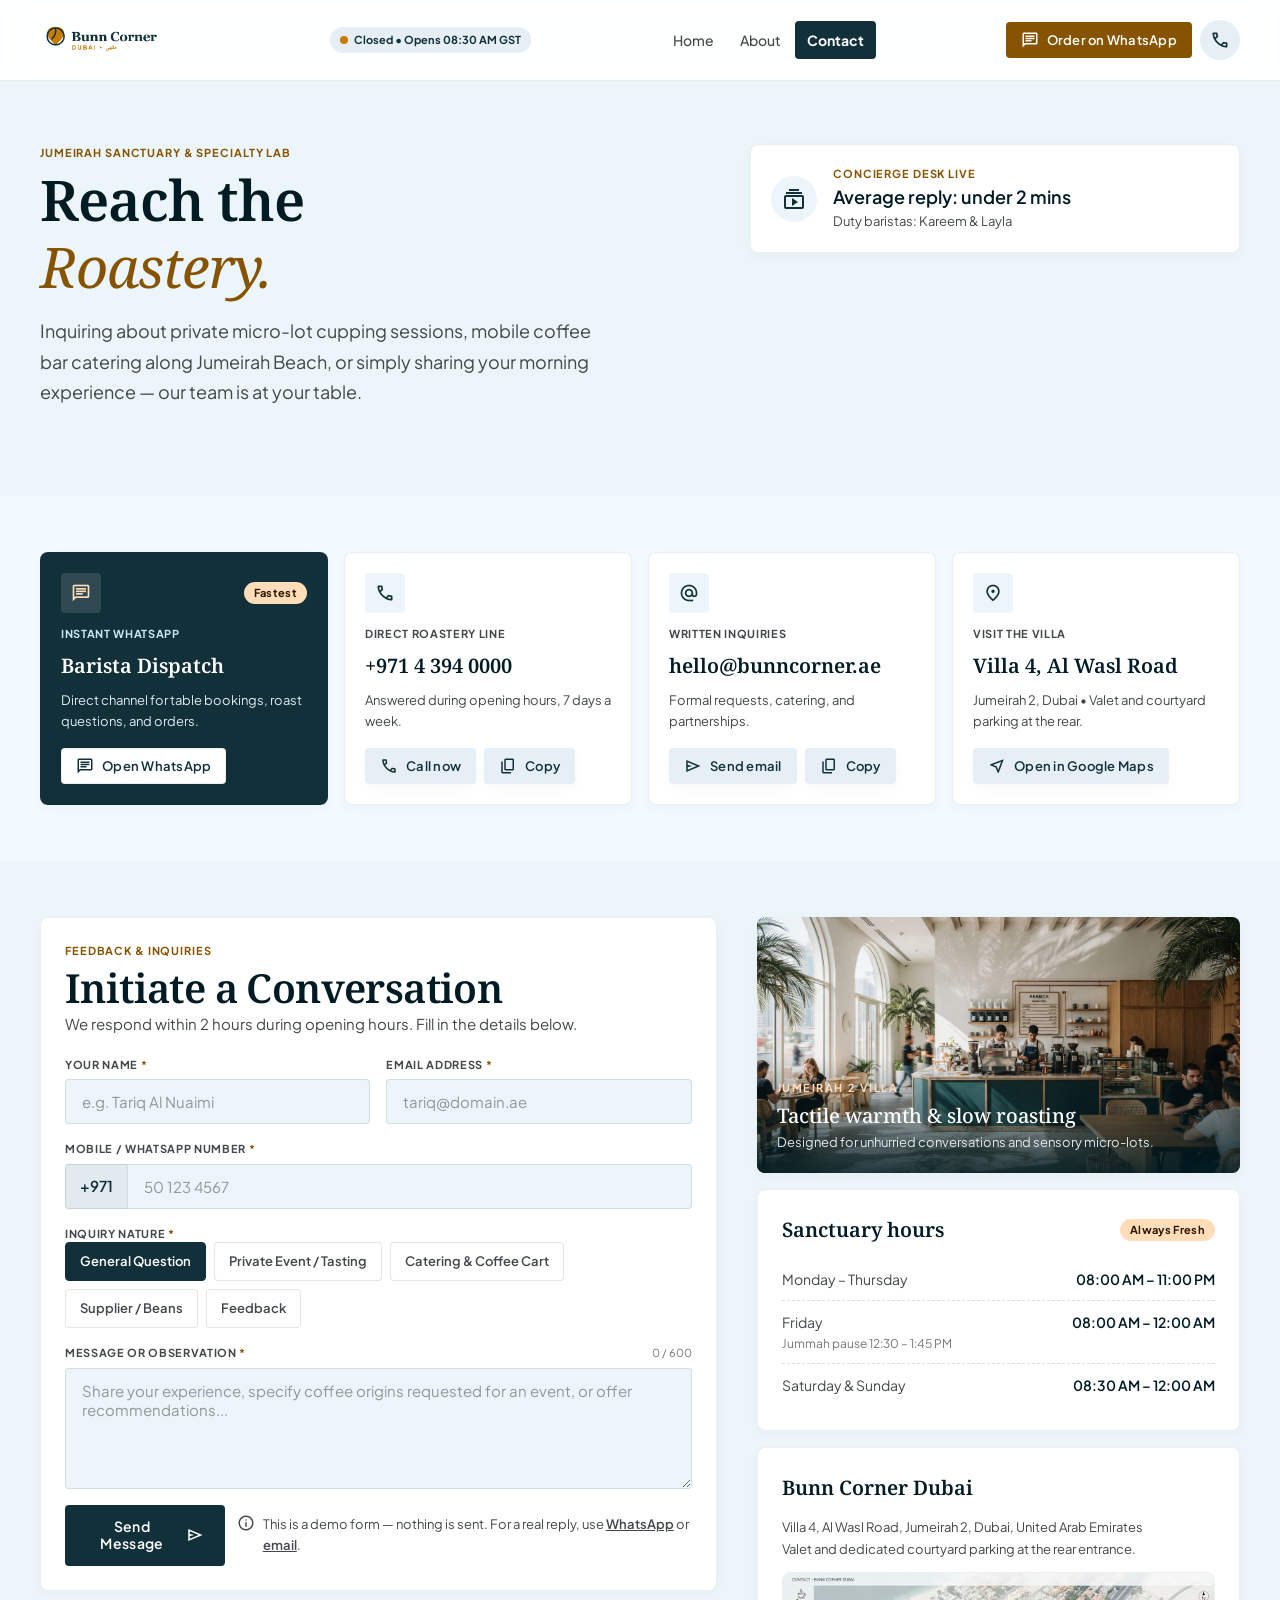
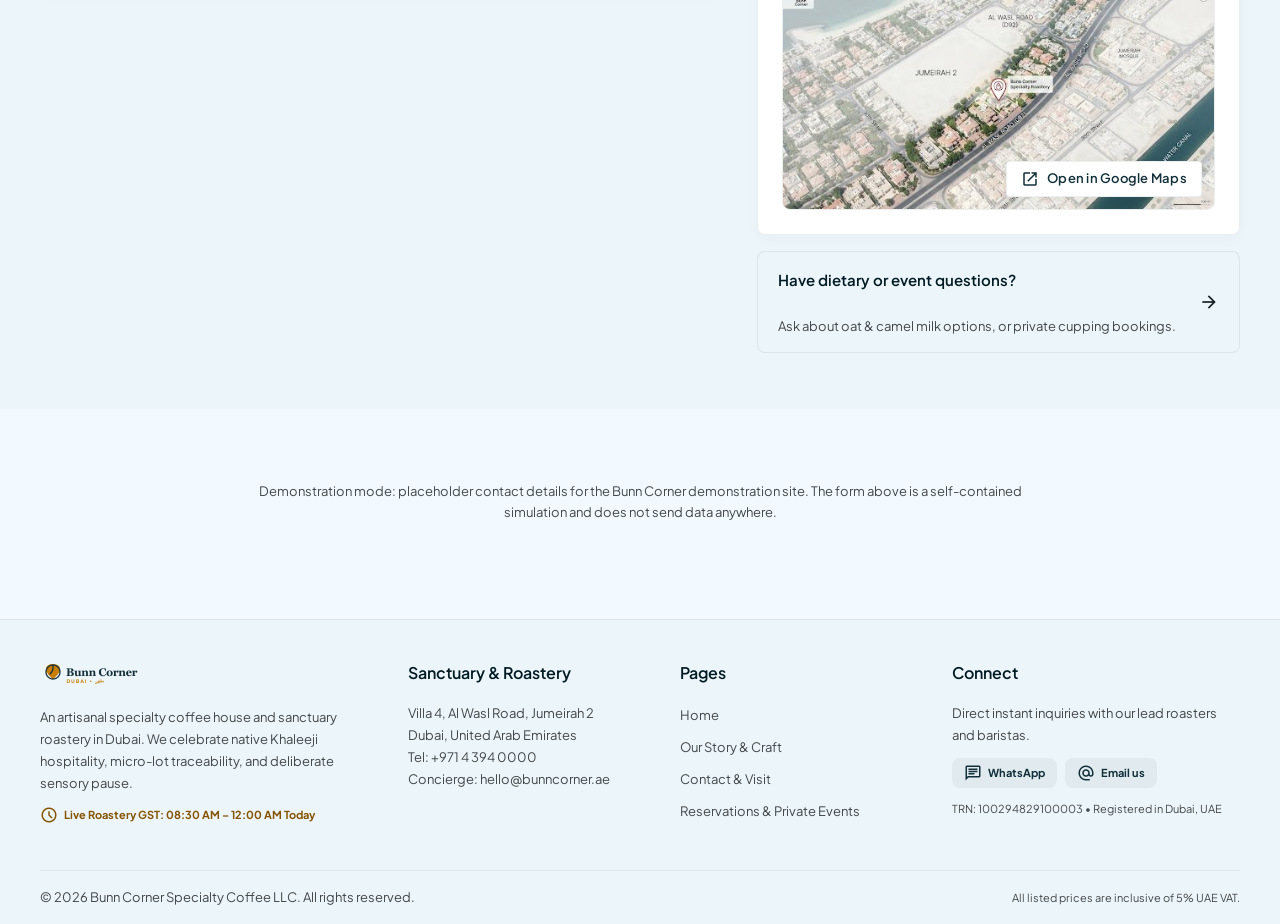
<file: contact.html>
<!DOCTYPE html>
<html lang="en">
<head>
  <meta charset="utf-8">
  <meta name="viewport" content="width=device-width, initial-scale=1">
  <title>Contact &amp; Visit | Bunn Corner Dubai</title>
  <meta name="description" content="Reach the Bunn Corner roastery: WhatsApp the barista desk, call +971 4 394 0000, email hello@bunncorner.ae, or visit Villa 4, Al Wasl Road, Jumeirah 2.">
  <meta property="og:title" content="Contact &amp; Visit | Bunn Corner Dubai">
  <meta property="og:description" content="WhatsApp, call, or visit the Bunn Corner villa roastery on Al Wasl Road, Jumeirah 2, Dubai.">
  <meta property="og:type" content="website">

  <link rel="icon" type="image/png" sizes="64x64" href="assets/favicon-64.png">
  <link rel="apple-touch-icon" href="assets/favicon-180.png">

  <link rel="preconnect" href="https://fonts.googleapis.com">
  <link rel="preconnect" href="https://fonts.gstatic.com" crossorigin>
  <link href="https://fonts.googleapis.com/css2?family=Noto+Serif:ital,wght@0,400;0,500;0,600;0,700;1,400&amp;family=Plus+Jakarta+Sans:wght@400;500;600;700&amp;display=swap" rel="stylesheet">
  <link href="https://fonts.googleapis.com/css2?family=Material+Symbols+Outlined:opsz,wght,FILL,GRAD@20..48,100..700,0..1,-50..200&amp;display=swap" rel="stylesheet">

  <link rel="stylesheet" href="css/style.css">
  <script src="js/main.js" defer></script>
</head>
<body>
  <a class="skip-link" href="#main">Skip to content</a>

  <header class="site-header">
    <div class="container site-header__bar">
      <a class="brand" href="index.html" aria-label="Bunn Corner Dubai — home">
        <img class="brand__logo" src="assets/images/wordmark.png" alt="Bunn Corner Dubai" width="480" height="120">
      </a>

      <span class="header-status">
        <span class="pill__dot" aria-hidden="true"></span>
        <span id="header-status-text">Open now &bull; Closes 11:00 PM GST</span>
      </span>

      <nav class="nav" aria-label="Main">
        <ul class="nav__list">
          <li><a class="nav__link" href="index.html">Home</a></li>
          <li><a class="nav__link" href="about.html">About</a></li>
          <li><a class="nav__link" href="contact.html" aria-current="page">Contact</a></li>
        </ul>
      </nav>

      <div class="header-actions">
        <a class="btn btn--accent btn--sm" href="https://wa.me/97143940000" target="_blank" rel="noopener" aria-label="Order on WhatsApp">
          <span class="material-symbols-outlined icon--sm" aria-hidden="true">chat</span>
          <span class="wa-label">Order on WhatsApp</span>
        </a>
        <a class="icon-btn" href="tel:+97143940000" aria-label="Call Bunn Corner at +971 4 394 0000">
          <span class="material-symbols-outlined icon" aria-hidden="true">call</span>
        </a>
        <button class="nav-toggle js-nav-toggle" type="button" aria-expanded="false" aria-controls="mobile-nav" aria-label="Open menu">
          <span class="material-symbols-outlined js-nav-toggle-icon" aria-hidden="true">menu</span>
        </button>
      </div>
    </div>

    <nav class="mobile-nav" id="mobile-nav" aria-label="Mobile">
      <ul class="mobile-nav__list">
        <li><a class="mobile-nav__link" href="index.html">Home</a></li>
        <li><a class="mobile-nav__link" href="about.html">About</a></li>
        <li><a class="mobile-nav__link" href="contact.html" aria-current="page">Contact</a></li>
      </ul>
      <a class="btn btn--accent btn--responsive mobile-nav__cta" href="https://wa.me/97143940000" target="_blank" rel="noopener">
        <span class="material-symbols-outlined icon--sm" aria-hidden="true">chat</span>
        <span>Order on WhatsApp</span>
      </a>
    </nav>
  </header>

  <main class="main" id="main">
    <!-- Page hero -->
    <section class="hero">
      <div class="container contact-hero__grid">
        <div>
          <span class="eyebrow">Jumeirah Sanctuary &amp; Specialty Lab</span>
          <h1 class="hero__title">Reach the <span class="hero__title-accent">Roastery.</span></h1>
          <p class="hero__lede">
            Inquiring about private micro-lot cupping sessions, mobile coffee bar catering along
            Jumeirah Beach, or simply sharing your morning experience &mdash; our team is at your table.
          </p>
        </div>

        <div class="concierge">
          <span class="concierge__icon">
            <span class="material-symbols-outlined icon--md" aria-hidden="true">subscriptions</span>
          </span>
          <div>
            <p class="concierge__label">Concierge Desk Live</p>
            <p class="concierge__value">Average reply: under 2 mins</p>
            <p class="concierge__note">Duty baristas: Kareem &amp; Layla</p>
          </div>
        </div>
      </div>
    </section>

    <!-- Contact methods -->
    <section class="section">
      <div class="container">
        <div class="method-grid">
          <article class="method-card method-card--dark">
            <div class="method-card__head">
              <span class="method-card__icon">
                <span class="material-symbols-outlined icon" aria-hidden="true">chat</span>
              </span>
              <span class="badge badge--fixed">Fastest</span>
            </div>
            <p class="method-card__title">Instant WhatsApp</p>
            <p class="method-card__value">Barista Dispatch</p>
            <p class="method-card__note">Direct channel for table bookings, roast questions, and orders.</p>
            <div class="method-card__actions">
              <a class="btn btn--light btn--sm" href="https://wa.me/97143940000" target="_blank" rel="noopener">
                <span class="material-symbols-outlined icon--sm" aria-hidden="true">chat</span>
                <span>Open WhatsApp</span>
              </a>
            </div>
          </article>

          <article class="method-card">
            <div class="method-card__head">
              <span class="method-card__icon">
                <span class="material-symbols-outlined icon" aria-hidden="true">call</span>
              </span>
            </div>
            <p class="method-card__title">Direct Roastery Line</p>
            <p class="method-card__value"><a href="tel:+97143940000">+971 4 394 0000</a></p>
            <p class="method-card__note">Answered during opening hours, 7 days a week.</p>
            <div class="method-card__actions">
              <a class="btn btn--tile btn--sm" href="tel:+97143940000">
                <span class="material-symbols-outlined icon--sm" aria-hidden="true">call</span>
                <span>Call now</span>
              </a>
              <button class="btn btn--tile btn--sm js-copy" type="button" data-copy="+971 4 394 0000" aria-label="Copy phone number">
                <span class="material-symbols-outlined icon--sm" aria-hidden="true">content_copy</span>
                <span class="js-copy-label">Copy</span>
              </button>
            </div>
          </article>

          <article class="method-card">
            <div class="method-card__head">
              <span class="method-card__icon">
                <span class="material-symbols-outlined icon" aria-hidden="true">alternate_email</span>
              </span>
            </div>
            <p class="method-card__title">Written Inquiries</p>
            <p class="method-card__value"><a href="mailto:hello@bunncorner.ae">hello@bunncorner.ae</a></p>
            <p class="method-card__note">Formal requests, catering, and partnerships.</p>
            <div class="method-card__actions">
              <a class="btn btn--tile btn--sm" href="mailto:hello@bunncorner.ae">
                <span class="material-symbols-outlined icon--sm" aria-hidden="true">send</span>
                <span>Send email</span>
              </a>
              <button class="btn btn--tile btn--sm js-copy" type="button" data-copy="hello@bunncorner.ae" aria-label="Copy email address">
                <span class="material-symbols-outlined icon--sm" aria-hidden="true">content_copy</span>
                <span class="js-copy-label">Copy</span>
              </button>
            </div>
          </article>

          <article class="method-card">
            <div class="method-card__head">
              <span class="method-card__icon">
                <span class="material-symbols-outlined icon" aria-hidden="true">location_on</span>
              </span>
            </div>
            <p class="method-card__title">Visit the Villa</p>
            <p class="method-card__value">Villa 4, Al Wasl Road</p>
            <p class="method-card__note">Jumeirah 2, Dubai &bull; Valet and courtyard parking at the rear.</p>
            <div class="method-card__actions">
              <a class="btn btn--tile btn--sm" href="https://maps.google.com/?q=Al+Wasl+Road+Jumeirah+2+Dubai" target="_blank" rel="noopener">
                <span class="material-symbols-outlined icon--sm" aria-hidden="true">near_me</span>
                <span>Open in Google Maps</span>
              </a>
            </div>
          </article>
        </div>
      </div>
    </section>

    <!-- Form + details -->
    <section class="section section--alt" id="contact-form-section">
      <div class="container contact-layout">
        <div class="contact-card">
          <span class="eyebrow">Feedback &amp; Inquiries</span>
          <h2 class="section-title">Initiate a Conversation</h2>
          <p class="section-sub form-intro">
            We respond within 2 hours during opening hours. Fill in the details below.
          </p>

          <div class="form-alert" id="form-alert" role="alert">
            <span class="material-symbols-outlined icon--sm" aria-hidden="true">error</span>
            <span>Please check the highlighted fields below and try again.</span>
          </div>

          <form class="form" id="contact-form" novalidate>
            <div class="form-row">
              <div class="field">
                <label class="field__label" for="full-name">Your name <span class="field__req" aria-hidden="true">*</span></label>
                <input class="field__control" id="full-name" name="name" type="text" autocomplete="name" placeholder="e.g. Tariq Al Nuaimi" required>
                <p class="field__error" id="error-name">
                  <span class="material-symbols-outlined icon--sm" aria-hidden="true">error</span>
                  <span>Please enter your name.</span>
                </p>
              </div>

              <div class="field">
                <label class="field__label" for="email-address">Email address <span class="field__req" aria-hidden="true">*</span></label>
                <input class="field__control" id="email-address" name="email" type="email" autocomplete="email" placeholder="tariq@domain.ae" required>
                <p class="field__error" id="error-email">
                  <span class="material-symbols-outlined icon--sm" aria-hidden="true">error</span>
                  <span>Please enter a valid email address.</span>
                </p>
              </div>
            </div>

            <div class="field">
              <label class="field__label" for="phone-number">Mobile / WhatsApp number <span class="field__req" aria-hidden="true">*</span></label>
              <div class="phone-group">
                <span class="phone-group__prefix" aria-hidden="true">+971</span>
                <input class="field__control" id="phone-number" name="phone" type="tel" autocomplete="tel-national" placeholder="50 123 4567" required>
              </div>
              <p class="field__error" id="error-phone">
                <span class="material-symbols-outlined icon--sm" aria-hidden="true">error</span>
                <span>Please enter a valid UAE mobile number, like 50 123 4567.</span>
              </p>
            </div>

            <fieldset class="field fieldset">
              <legend class="field__label">Inquiry nature <span class="field__req" aria-hidden="true">*</span></legend>
              <div class="chips">
                <label class="chip">
                  <input class="chip__input" type="radio" name="inquiry" value="general" data-label="General Question" checked>
                  <span class="chip__label">General Question</span>
                </label>
                <label class="chip">
                  <input class="chip__input" type="radio" name="inquiry" value="event" data-label="Private Event / Tasting">
                  <span class="chip__label">Private Event / Tasting</span>
                </label>
                <label class="chip">
                  <input class="chip__input" type="radio" name="inquiry" value="catering" data-label="Catering &amp; Coffee Cart">
                  <span class="chip__label">Catering &amp; Coffee Cart</span>
                </label>
                <label class="chip">
                  <input class="chip__input" type="radio" name="inquiry" value="supplier" data-label="Supplier / Beans">
                  <span class="chip__label">Supplier / Beans</span>
                </label>
                <label class="chip">
                  <input class="chip__input" type="radio" name="inquiry" value="feedback" data-label="Feedback">
                  <span class="chip__label">Feedback</span>
                </label>
              </div>
            </fieldset>

            <div class="field">
              <div class="field__meta">
                <label class="field__label" for="message-content">Message or observation <span class="field__req" aria-hidden="true">*</span></label>
                <span class="char-count" id="char-count">0 / 600</span>
              </div>
              <textarea class="field__control" id="message-content" name="message" rows="5" maxlength="600" placeholder="Share your experience, specify coffee origins requested for an event, or offer recommendations..." required></textarea>
              <p class="field__error" id="error-message">
                <span class="material-symbols-outlined icon--sm" aria-hidden="true">error</span>
                <span>Please enter a message of at least 15 characters.</span>
              </p>
            </div>

            <div class="form-foot">
              <button class="btn btn--primary" type="submit">
                <span>Send Message</span>
                <span class="material-symbols-outlined icon--sm" aria-hidden="true">send</span>
              </button>
              <p class="form-note">
                <span class="material-symbols-outlined icon--sm" aria-hidden="true">info</span>
                <span>This is a demo form &mdash; nothing is sent. For a real reply, use
                  <a href="https://wa.me/97143940000" target="_blank" rel="noopener">WhatsApp</a> or
                  <a href="mailto:hello@bunncorner.ae">email</a>.</span>
              </p>
            </div>
          </form>

          <div class="form-success" id="form-success" tabindex="-1">
            <span class="material-symbols-outlined icon--success" aria-hidden="true">check_circle</span>
            <h3 class="form-success__title">Message Received</h3>
            <p class="section-sub">
              Thank you &mdash; in the live version of this site, a member of our team would reply
              within 2 hours during opening hours.
            </p>
            <dl class="form-success__rows">
              <div class="form-success__row">
                <dt>Reference</dt>
                <dd id="success-reference">#BC-2026-0000</dd>
              </div>
              <div class="form-success__row">
                <dt>Inquiry type</dt>
                <dd id="success-inquiry">General Question</dd>
              </div>
              <div class="form-success__row">
                <dt>Estimated response</dt>
                <dd>Within 2 hours, during opening hours</dd>
              </div>
            </dl>
            <button class="btn btn--ghost" type="button" id="form-reset">
              <span class="material-symbols-outlined icon--sm" aria-hidden="true">restart_alt</span>
              <span>Send another message</span>
            </button>
          </div>
        </div>

        <!-- Aside: photo, hours, address -->
        <div class="contact-aside">
          <figure class="contact-photo">
            <img src="assets/images/cafe-interior.jpg" alt="Guests at oak tables inside the Bunn Corner villa, with sunlight across the teal coffee bar" width="1376" height="768" loading="lazy" decoding="async">
            <figcaption class="contact-photo__overlay">
              <span class="hero__overlay-eyebrow">Jumeirah 2 Villa</span>
              <span class="hero__overlay-title">Tactile warmth &amp; slow roasting</span>
              <span class="hero__overlay-sub">Designed for unhurried conversations and sensory micro-lots.</span>
            </figcaption>
          </figure>

          <div class="contact-card">
            <div class="card-head-row">
              <h3 class="card-head-row__title">Sanctuary hours</h3>
              <span class="badge badge--fixed">Always Fresh</span>
            </div>
            <div class="hours">
              <div class="hours__row">
                <span class="hours__label">Monday &ndash; Thursday</span>
                <span class="hours__value">08:00 AM &ndash; 11:00 PM</span>
              </div>
              <div class="hours__row">
                <span class="hours__label">Friday<br><span class="hours__note">Jummah pause 12:30 &ndash; 1:45 PM</span></span>
                <span class="hours__value">08:00 AM &ndash; 12:00 AM</span>
              </div>
              <div class="hours__row">
                <span class="hours__label">Saturday &amp; Sunday</span>
                <span class="hours__value">08:30 AM &ndash; 12:00 AM</span>
              </div>
            </div>
          </div>

          <div class="contact-card">
            <div class="card-head-row">
              <h3 class="card-head-row__title">Bunn Corner Dubai</h3>
            </div>
            <address class="footer-text">
              Villa 4, Al Wasl Road, Jumeirah 2, Dubai, United Arab Emirates<br>
              Valet and dedicated courtyard parking at the rear entrance.
            </address>
            <figure class="map-figure">
              <img src="assets/images/map-jumeirah.jpg" alt="Aerial map of Jumeirah 2 showing the Bunn Corner roastery pin on Al Wasl Road" width="512" height="279" loading="lazy" decoding="async">
              <a class="btn btn--light btn--sm map-figure__cta" href="https://maps.google.com/?q=Al+Wasl+Road+Jumeirah+2+Dubai" target="_blank" rel="noopener">
                <span class="material-symbols-outlined icon--sm" aria-hidden="true">open_in_new</span>
                <span>Open in Google Maps</span>
              </a>
            </figure>
          </div>

          <a class="aside-link" href="#contact-form">
            <span>
              <span class="aside-link__title">Have dietary or event questions?</span><br>
              <span class="aside-link__note">Ask about oat &amp; camel milk options, or private cupping bookings.</span>
            </span>
            <span class="material-symbols-outlined icon" aria-hidden="true">arrow_forward</span>
          </a>
        </div>
      </div>
    </section>

    <section class="section">
      <div class="container">
        <p class="note">
          Demonstration mode: placeholder contact details for the Bunn Corner demonstration site.
          The form above is a self-contained simulation and does not send data anywhere.
        </p>
      </div>
    </section>
  </main>

  <footer class="site-footer">
    <div class="container">
      <div class="footer-grid">
        <div>
          <img class="footer-brand__logo" src="assets/images/wordmark.png" alt="Bunn Corner Dubai" width="480" height="120">
          <p class="footer-text">
            An artisanal specialty coffee house and sanctuary roastery in Dubai. We celebrate native
            Khaleeji hospitality, micro-lot traceability, and deliberate sensory pause.
          </p>
          <p class="footer-hours">
            <span class="material-symbols-outlined icon--sm" aria-hidden="true">schedule</span>
            <span id="footer-hours-text">Live Roastery GST: 08:00 AM &ndash; 11:00 PM</span>
          </p>
        </div>

        <div>
          <h4 class="footer-col__title">Sanctuary &amp; Roastery</h4>
          <address class="footer-text">
            Villa 4, Al Wasl Road, Jumeirah 2<br>
            Dubai, United Arab Emirates<br>
            Tel: <a href="tel:+97143940000">+971 4 394 0000</a><br>
            Concierge: <a href="mailto:hello@bunncorner.ae">hello@bunncorner.ae</a>
          </address>
        </div>

        <div>
          <h4 class="footer-col__title">Pages</h4>
          <ul class="footer-links">
            <li><a href="index.html">Home</a></li>
            <li><a href="about.html">Our Story &amp; Craft</a></li>
            <li><a href="contact.html">Contact &amp; Visit</a></li>
            <li><a href="contact.html#contact-form">Reservations &amp; Private Events</a></li>
          </ul>
        </div>

        <div>
          <h4 class="footer-col__title">Connect</h4>
          <p class="footer-text">Direct instant inquiries with our lead roasters and baristas.</p>
          <div class="footer-connect">
            <a class="social-chip" href="https://wa.me/97143940000" target="_blank" rel="noopener">
              <span class="material-symbols-outlined icon--sm" aria-hidden="true">chat</span>
              <span>WhatsApp</span>
            </a>
            <a class="social-chip" href="mailto:hello@bunncorner.ae">
              <span class="material-symbols-outlined icon--sm" aria-hidden="true">alternate_email</span>
              <span>Email us</span>
            </a>
          </div>
          <p class="footer-note">TRN: 100294829100003 &bull; Registered in Dubai, UAE</p>
        </div>
      </div>

      <div class="footer-bottom">
        <p>&copy; <span id="footer-year">2026</span> Bunn Corner Specialty Coffee LLC. All rights reserved.</p>
        <p class="footer-note">All listed prices are inclusive of 5% UAE VAT.</p>
      </div>
    </div>
  </footer>
</body>
</html>
</file>
<file: css/style.css>
/* ==========================================================================
   Bunn Corner Dubai — single stylesheet
   Built from the Stitch export ("Artisanal Gulf Rostrum" design system).
   Mobile-first: base styles are for phones, media queries add larger layouts.
   ========================================================================== */

/* --------------------------------------------------------------------------
   1. Design tokens (colors, type, spacing) — from DESIGN.md
   -------------------------------------------------------------------------- */
:root {
  /* Surfaces */
  --bg: #f3faff;
  --bg-alt: #ecf5fa;
  --surface: #ffffff;
  --surface-alt: #e6eff5;
  --surface-alt-2: #e0eaef;
  --surface-alt-3: #dae4e9;

  /* Text */
  --ink: #141d21;
  --ink-muted: #42484a;
  --ink-faint: #72787b;

  /* Lines */
  --line: rgba(18, 48, 58, 0.08);
  --line-strong: rgba(18, 48, 58, 0.16);
  --line-light: rgba(244, 247, 248, 0.14);

  /* Brand teal */
  --teal-deep: #001b23;
  --teal: #12303a;
  --teal-hover: #1b4250;
  --teal-soft: #7b98a4;
  --teal-tint: #c9e7f4;

  /* Saffron accents */
  --saffron: #c77d00;
  --saffron-strong: #865300;
  --saffron-strong-hover: #9d6300;
  --saffron-soft: #ffddb9;
  --saffron-bright: #ffb963;
  --amber-bg: #fdaa39;
  --amber-ink: #6c4200;

  /* Status */
  --error: #ba1a1a;
  --error-bg: #ffdad6;
  --error-ink: #93000a;

  /* Effects */
  --shadow-1: 0 4px 16px -2px rgba(18, 48, 58, 0.04);
  --shadow-2: 0 10px 28px -4px rgba(18, 48, 58, 0.08);
  --shadow-3: 0 16px 36px -6px rgba(18, 48, 58, 0.16), 0 0 0 1px rgba(18, 48, 58, 0.06);
  --radius: 4px;
  --radius-lg: 8px;
  --radius-pill: 999px;

  /* Type */
  --font-display: "Noto Serif", Georgia, "Times New Roman", serif;
  --font-body: "Plus Jakarta Sans", system-ui, -apple-system, "Segoe UI", sans-serif;
}

/* --------------------------------------------------------------------------
   2. Base
   -------------------------------------------------------------------------- */
*,
*::before,
*::after {
  box-sizing: border-box;
}

html {
  scroll-behavior: smooth;
}

body {
  margin: 0;
  background: var(--bg);
  color: var(--ink);
  font-family: var(--font-body);
  font-size: 0.9375rem;
  line-height: 1.6;
  -webkit-font-smoothing: antialiased;
  text-rendering: optimizeLegibility;
}

img {
  display: block;
  max-width: 100%;
}

h1,
h2,
h3,
h4,
p,
ul,
ol,
figure,
blockquote {
  margin: 0;
}

ul {
  padding: 0;
  list-style: none;
}

fieldset {
  margin: 0;
  padding: 0;
  border: 0;
}

legend {
  padding: 0;
}

/* Elements hidden with the [hidden] attribute must never display */
[hidden] {
  display: none !important;
}

a {
  color: inherit;
  text-decoration: none;
}

button {
  font: inherit;
  cursor: pointer;
}

address {
  font-style: normal;
}

:focus-visible {
  outline: 3px solid var(--saffron-strong);
  outline-offset: 2px;
  border-radius: var(--radius);
}

.panel-dark :focus-visible,
.method-card--dark :focus-visible {
  outline-color: var(--saffron-bright);
}

@media (prefers-reduced-motion: reduce) {
  html {
    scroll-behavior: auto;
  }

  *,
  *::before,
  *::after {
    animation-duration: 0.01ms !important;
    animation-iteration-count: 1 !important;
    transition-duration: 0.01ms !important;
  }
}

/* Screen-reader-only text */
.sr-only {
  position: absolute;
  width: 1px;
  height: 1px;
  padding: 0;
  margin: -1px;
  overflow: hidden;
  clip: rect(0 0 0 0);
  white-space: nowrap;
  border: 0;
}

/* Keyboard shortcut to the main content */
.skip-link {
  position: absolute;
  top: -100px;
  left: 1rem;
  z-index: 100;
  background: var(--teal);
  color: #fff;
  padding: 0.75rem 1.25rem;
  border-radius: var(--radius);
  font-weight: 600;
  transition: top 0.2s ease;
}

.skip-link:focus {
  top: 0.75rem;
}

/* Material Symbols icons */
.material-symbols-outlined {
  font-variation-settings: "FILL" 0, "wght" 400, "GRAD" 0, "opsz" 24;
  line-height: 1;
  flex-shrink: 0;
}

.icon {
  font-size: 20px;
}

.icon--sm {
  font-size: 18px;
}

.icon--md {
  font-size: 24px;
}

.icon--lg {
  font-size: 26px;
}

/* --------------------------------------------------------------------------
   3. Layout helpers
   -------------------------------------------------------------------------- */
.container {
  width: 100%;
  max-width: 1280px;
  margin-inline: auto;
  padding-inline: 1rem;
}

.section {
  padding-block: 2.5rem;
}

.section--alt {
  background: var(--bg-alt);
}

.eyebrow {
  display: block;
  font-size: 0.6875rem;
  font-weight: 700;
  letter-spacing: 0.08em;
  text-transform: uppercase;
  color: var(--saffron-strong);
  margin-bottom: 0.25rem;
}

.section-title {
  font-family: var(--font-display);
  font-size: clamp(1.75rem, 4vw, 2.5rem);
  font-weight: 600;
  letter-spacing: -0.015em;
  line-height: 1.2;
  color: var(--teal-deep);
}

.section-head {
  display: flex;
  flex-direction: column;
  gap: 0.5rem;
  margin-bottom: 1.5rem;
}

.section-sub {
  color: var(--ink-muted);
  max-width: 34rem;
}

.section-link {
  display: inline-flex;
  align-items: center;
  gap: 0.5rem;
  font-weight: 600;
  color: var(--teal);
  transition: color 0.2s ease;
}

.section-link:hover {
  color: var(--saffron-strong);
}

/* --------------------------------------------------------------------------
   4. Header, navigation, mobile menu
   -------------------------------------------------------------------------- */
.site-header {
  position: fixed;
  inset-inline: 0;
  top: 0;
  z-index: 50;
  background: rgba(255, 255, 255, 0.92);
  backdrop-filter: blur(10px);
  border-bottom: 1px solid var(--line);
}

.site-header__bar {
  height: 64px;
  display: flex;
  align-items: center;
  justify-content: space-between;
  gap: 1rem;
}

.brand {
  display: flex;
  align-items: center;
  flex-shrink: 0;
}

.brand__logo {
  height: 30px;
  width: auto;
}

.header-status {
  display: none;
}

.nav {
  display: none;
}

.header-actions {
  display: flex;
  align-items: center;
  gap: 0.5rem;
}

.icon-btn {
  display: inline-flex;
  align-items: center;
  justify-content: center;
  width: 40px;
  height: 40px;
  border-radius: var(--radius-pill);
  background: var(--surface-alt);
  color: var(--teal);
  border: none;
  transition: background 0.2s ease;
}

.icon-btn:hover {
  background: var(--surface-alt-2);
}

.nav-toggle {
  background: transparent;
  border: 1px solid var(--line-strong);
  border-radius: var(--radius);
  color: var(--teal);
  width: 42px;
  height: 42px;
  display: inline-flex;
  align-items: center;
  justify-content: center;
}

.nav-toggle:hover {
  background: var(--surface-alt);
}

.mobile-nav {
  display: none;
  border-top: 1px solid var(--line);
  background: var(--surface);
  max-height: calc(100vh - 64px);
  overflow-y: auto;
}

.mobile-nav.is-open {
  display: block;
}

.mobile-nav__list {
  padding: 0.75rem 1rem 1.25rem;
  display: flex;
  flex-direction: column;
  gap: 0.25rem;
}

.mobile-nav__link {
  display: block;
  padding: 0.875rem 1rem;
  border-radius: var(--radius);
  font-weight: 600;
  color: var(--ink-muted);
}

.mobile-nav__link:hover {
  background: var(--surface-alt);
  color: var(--ink);
}

.mobile-nav__link[aria-current="page"] {
  background: var(--teal);
  color: #fff;
}

.mobile-nav__cta {
  margin: 0.5rem 1rem 1.25rem;
}

.nav__list {
  display: flex;
  align-items: center;
  gap: 0.125rem;
}

.nav__link {
  display: inline-block;
  padding: 0.5rem 0.75rem;
  border-radius: var(--radius);
  font-size: 0.875rem;
  font-weight: 500;
  color: var(--ink-muted);
  transition: background 0.2s ease, color 0.2s ease;
}

.nav__link:hover {
  background: var(--surface-alt);
  color: var(--ink);
}

.nav__link[aria-current="page"] {
  background: var(--teal);
  color: #fff;
  font-weight: 700;
}

.main {
  padding-top: 64px;
}

/* --------------------------------------------------------------------------
   5. Buttons
   -------------------------------------------------------------------------- */
.btn {
  display: inline-flex;
  align-items: center;
  justify-content: center;
  gap: 0.5rem;
  padding: 0.75rem 1.25rem;
  border-radius: var(--radius);
  border: 1px solid transparent;
  font-size: 0.875rem;
  font-weight: 600;
  letter-spacing: 0.02em;
  line-height: 1.25;
  transition: background 0.2s ease, color 0.2s ease, transform 0.1s ease, box-shadow 0.2s ease;
}

.btn:active {
  transform: scale(0.98);
}

.btn--accent {
  background: var(--saffron-strong);
  color: #fff;
}

.btn--accent:hover {
  background: var(--saffron-strong-hover);
}

.btn--primary {
  background: var(--teal);
  color: #fff;
}

.btn--primary:hover {
  background: var(--teal-hover);
}

.btn--light {
  background: var(--surface);
  color: var(--teal);
  border-color: var(--line);
  box-shadow: var(--shadow-1);
}

.btn--light:hover {
  background: var(--bg-alt);
}

.btn--ghost {
  background: transparent;
  color: var(--teal);
  border-color: rgba(18, 48, 58, 0.24);
}

.btn--ghost:hover {
  background: rgba(18, 48, 58, 0.05);
}

.btn--tile {
  background: var(--surface-alt);
  color: var(--teal);
  border-color: transparent;
  box-shadow: var(--shadow-1);
}

.btn--tile:hover {
  background: var(--surface-alt-2);
}

.btn--sm {
  padding: 0.5rem 0.875rem;
  font-size: 0.8125rem;
}

.btn--responsive {
  width: 100%;
}

/* --------------------------------------------------------------------------
   6. Pills and badges
   -------------------------------------------------------------------------- */
.pill {
  display: inline-flex;
  align-items: center;
  gap: 0.375rem;
  padding: 0.25rem 0.75rem;
  border-radius: var(--radius-pill);
  font-size: 0.6875rem;
  font-weight: 700;
  letter-spacing: 0.03em;
  line-height: 1.4;
}

.pill--status {
  background: var(--surface);
  color: var(--teal);
  box-shadow: var(--shadow-1);
  font-weight: 600;
}

.pill__dot {
  width: 8px;
  height: 8px;
  border-radius: 50%;
  background: var(--saffron);
  animation: pulse 2.2s ease-in-out infinite;
}

.pill--arabic {
  background: rgba(253, 170, 57, 0.2);
  color: var(--amber-ink);
}

.pill--arabic .pill__arabic-word {
  font-family: var(--font-display);
  font-size: 0.875rem;
  font-weight: 700;
  color: var(--saffron-strong);
}

@keyframes pulse {
  0%,
  100% {
    opacity: 1;
    transform: scale(1);
  }
  50% {
    opacity: 0.45;
    transform: scale(0.82);
  }
}

.badge {
  display: inline-flex;
  align-items: center;
  gap: 0.25rem;
  padding: 0.1875rem 0.625rem;
  border-radius: var(--radius-pill);
  font-size: 0.6875rem;
  font-weight: 700;
  letter-spacing: 0.03em;
  line-height: 1.5;
  white-space: nowrap;
}

.badge--muted {
  background: var(--surface-alt);
  color: var(--teal);
}

.badge--accent {
  background: rgba(199, 125, 0, 0.12);
  color: var(--saffron-strong);
  border: 1px solid rgba(199, 125, 0, 0.3);
}

.badge--solid {
  background: var(--saffron-strong);
  color: #fff;
}

.badge--fixed {
  background: var(--saffron-soft);
  color: #2b1700;
}

.badge--price {
  background: rgba(255, 255, 255, 0.9);
  color: var(--teal);
  backdrop-filter: blur(4px);
}

/* --------------------------------------------------------------------------
   7. Hero
   -------------------------------------------------------------------------- */
.hero {
  background: var(--bg-alt);
  overflow: hidden;
}

.hero__grid {
  display: grid;
  grid-template-columns: 1fr;
  gap: 1.5rem;
  align-items: center;
  padding-block: 2.5rem;
}

.hero__pills {
  display: flex;
  flex-wrap: wrap;
  align-items: center;
  gap: 0.5rem;
  margin-bottom: 1rem;
}

.hero__title {
  font-family: var(--font-display);
  font-size: clamp(2.25rem, 6vw, 3.5rem);
  font-weight: 600;
  line-height: 1.2;
  letter-spacing: -0.02em;
  color: var(--teal-deep);
  margin-bottom: 1rem;
}

.hero__title-accent {
  display: block;
  font-style: italic;
  font-weight: 400;
  color: var(--saffron-strong);
}

.hero__lede {
  font-size: 1.125rem;
  line-height: 1.7;
  color: var(--ink-muted);
  max-width: 36rem;
  margin-bottom: 1.5rem;
}

.hero__ctas {
  display: flex;
  flex-direction: column;
  gap: 1rem;
  margin-bottom: 1.5rem;
}

.hero__trust {
  display: flex;
  flex-wrap: wrap;
  gap: 0.75rem 1.5rem;
  font-size: 0.6875rem;
  font-weight: 700;
  letter-spacing: 0.03em;
  color: var(--ink-muted);
}

.hero__trust-item {
  display: inline-flex;
  align-items: center;
  gap: 0.375rem;
}

.hero__trust .icon {
  color: var(--saffron);
}

.hero__media {
  position: relative;
  margin-top: 0.75rem;
}

.hero__figure {
  position: relative;
  aspect-ratio: 4 / 5;
  border-radius: var(--radius-lg);
  overflow: hidden;
  box-shadow: var(--shadow-3);
  background: var(--surface-alt);
}

.hero__figure-img {
  width: 100%;
  height: 100%;
  object-fit: cover;
  object-position: 62% 55%;
}

.hero__overlay {
  position: absolute;
  inset-inline: 0;
  bottom: 0;
  padding: 1.5rem;
  color: #fff;
  background: linear-gradient(to top, rgba(0, 27, 35, 0.85), rgba(0, 27, 35, 0) 100%);
}

.hero__overlay-eyebrow {
  display: block;
  font-size: 0.6875rem;
  font-weight: 700;
  letter-spacing: 0.14em;
  text-transform: uppercase;
  color: var(--saffron-soft);
  margin-bottom: 0.25rem;
}

.hero__overlay-title {
  display: block;
  font-family: var(--font-display);
  font-size: 1.25rem;
  font-weight: 500;
}

.hero__overlay-sub {
  display: block;
  font-size: 0.8125rem;
  color: var(--surface-alt-2);
}

.hero__float {
  position: absolute;
  bottom: -1rem;
  left: 0.5rem;
  right: auto;
  display: flex;
  align-items: center;
  gap: 0.75rem;
  max-width: 19rem;
  padding: 1rem;
  border-radius: var(--radius-lg);
  background: rgba(255, 255, 255, 0.95);
  backdrop-filter: blur(8px);
  box-shadow: var(--shadow-3);
}

.hero__float-icon {
  width: 44px;
  height: 44px;
  border-radius: 50%;
  background: var(--saffron-soft);
  color: #2b1700;
  display: flex;
  align-items: center;
  justify-content: center;
  flex-shrink: 0;
}

.hero__float-label {
  display: block;
  font-size: 0.6875rem;
  font-weight: 700;
  letter-spacing: 0.08em;
  text-transform: uppercase;
  color: var(--ink-muted);
}

.hero__float-title {
  display: block;
  font-weight: 600;
  color: var(--teal-deep);
  line-height: 1.35;
}

.hero__float-note {
  display: block;
  font-size: 0.6875rem;
  color: var(--saffron-strong);
  font-weight: 700;
}

/* --------------------------------------------------------------------------
   8. Cards (grids, lanes, products)
   -------------------------------------------------------------------------- */
.card-grid {
  display: grid;
  grid-template-columns: 1fr;
  gap: 1rem;
}

.card {
  display: flex;
  flex-direction: column;
  background: var(--surface);
  border: 1px solid var(--line);
  border-radius: var(--radius-lg);
  box-shadow: var(--shadow-1);
  overflow: hidden;
  transition: box-shadow 0.25s ease, transform 0.25s ease;
}

.card:hover {
  box-shadow: var(--shadow-2);
  transform: translateY(-2px);
}

.card__media {
  position: relative;
  aspect-ratio: 1 / 1;
  overflow: hidden;
  background: var(--surface-alt);
}

.card__media img {
  width: 100%;
  height: 100%;
  object-fit: cover;
  transition: transform 0.5s ease;
}

.card:hover .card__media img {
  transform: scale(1.04);
}

.card__badge-tl {
  position: absolute;
  top: 0.75rem;
  left: 0.75rem;
}

.card__badge-tr {
  position: absolute;
  top: 0.75rem;
  right: 0.75rem;
}

.card__body {
  display: flex;
  flex-direction: column;
  justify-content: space-between;
  flex-grow: 1;
  padding: 1rem;
}

.card__title-row {
  display: flex;
  align-items: baseline;
  justify-content: space-between;
  gap: 0.5rem;
  margin-bottom: 0.25rem;
}

.card__title {
  font-family: var(--font-display);
  font-size: 1.25rem;
  font-weight: 500;
  color: var(--teal-deep);
}

.card__arabic {
  font-size: 0.6875rem;
  color: var(--ink-muted);
  white-space: nowrap;
}

.card__desc {
  font-size: 0.8125rem;
  color: var(--ink-muted);
  margin-bottom: 1rem;
}

.card__foot {
  display: flex;
  align-items: center;
  justify-content: space-between;
  gap: 0.75rem;
  flex-wrap: wrap;
  margin: 0 -1rem -1rem;
  padding: 0.75rem 1rem;
  background: rgba(236, 245, 250, 0.65);
  border-top: 1px solid var(--line);
}

.card__foot-note {
  font-size: 0.6875rem;
  font-weight: 700;
  letter-spacing: 0.03em;
  color: var(--ink-muted);
}

/* Lane cards (audience quick lanes on the home page) */
.lane-card {
  justify-content: space-between;
}

.lane-card__top {
  padding: 1.5rem 1.5rem 0;
}

.lane-card__icon {
  width: 48px;
  height: 48px;
  border-radius: var(--radius-lg);
  background: var(--surface-alt-2);
  color: var(--teal);
  display: flex;
  align-items: center;
  justify-content: center;
  margin-bottom: 1rem;
  transition: background 0.25s ease, color 0.25s ease;
}

.card:hover .lane-card__icon {
  background: var(--teal);
  color: #fff;
}

.lane-card__title-row {
  display: flex;
  align-items: center;
  flex-wrap: wrap;
  gap: 0.5rem;
  margin-bottom: 0.25rem;
}

.lane-card__title {
  font-size: 1.125rem;
  font-weight: 600;
  color: var(--teal-deep);
}

.lane-card__desc {
  font-size: 0.8125rem;
  color: var(--ink-muted);
  padding-bottom: 1.5rem;
}

.lane-card__action {
  display: flex;
  align-items: center;
  justify-content: space-between;
  gap: 0.5rem;
  padding: 1rem 1.5rem;
  background: var(--bg-alt);
  border-top: 1px solid var(--line);
  font-weight: 600;
  color: var(--teal);
  transition: color 0.2s ease;
}

.lane-card__action:hover {
  color: var(--saffron-strong);
}

/* --------------------------------------------------------------------------
   9. Dark teal panels (philosophy, quotes, stats)
   -------------------------------------------------------------------------- */
.panel-dark {
  position: relative;
  background: var(--teal);
  color: #fff;
  border-radius: var(--radius-lg);
  overflow: hidden;
  padding: 1.5rem;
}

.panel-dark__glow {
  position: absolute;
  top: -8rem;
  right: -8rem;
  width: 24rem;
  height: 24rem;
  border-radius: 50%;
  background: radial-gradient(circle, rgba(199, 125, 0, 0.28), rgba(199, 125, 0, 0) 65%);
  pointer-events: none;
}

.panel-dark__grid {
  position: relative;
  display: grid;
  grid-template-columns: 1fr;
  gap: 1.5rem;
  align-items: center;
}

.panel-dark__title {
  font-family: var(--font-display);
  font-size: clamp(1.625rem, 4vw, 2.5rem);
  font-weight: 600;
  line-height: 1.2;
  letter-spacing: -0.015em;
  margin-bottom: 1rem;
}

.panel-dark__text {
  color: var(--surface-alt-2);
  line-height: 1.75;
  margin-bottom: 1rem;
}

.panel-dark__text + .panel-dark__text {
  font-size: 0.9375rem;
  opacity: 0.92;
}

.panel-dark .eyebrow {
  color: var(--saffron-soft);
}

.stats {
  display: grid;
  grid-template-columns: repeat(3, 1fr);
  gap: 1rem;
  padding-top: 1rem;
}

.stat__value {
  font-family: var(--font-display);
  font-size: clamp(1.375rem, 3vw, 1.75rem);
  font-weight: 700;
  color: var(--saffron-soft);
}

.stat__label {
  font-size: 0.8125rem;
  color: var(--surface-alt-2);
  line-height: 1.45;
}

.quote {
  background: rgba(255, 255, 255, 0.1);
  backdrop-filter: blur(8px);
  border-radius: var(--radius-lg);
  padding: 1rem;
}

.quote__mark {
  font-family: var(--font-display);
  font-size: 2rem;
  line-height: 1;
  color: var(--saffron-soft);
}

.quote__text {
  font-style: italic;
  color: #fff;
  margin-bottom: 0.75rem;
}

.quote__person {
  display: flex;
  align-items: center;
  gap: 0.5rem;
}

.quote__avatar {
  width: 32px;
  height: 32px;
  border-radius: 50%;
  background: var(--saffron);
  color: #fff;
  font-size: 0.6875rem;
  font-weight: 700;
  display: flex;
  align-items: center;
  justify-content: center;
}

.quote__name {
  font-size: 0.6875rem;
  font-weight: 700;
  letter-spacing: 0.03em;
}

.quote__role {
  font-size: 0.6875rem;
  color: var(--surface-alt-3);
  opacity: 0.8;
}

.roaster {
  display: flex;
  align-items: center;
  justify-content: space-between;
  gap: 0.75rem;
  flex-wrap: wrap;
  background: rgba(255, 255, 255, 0.1);
  backdrop-filter: blur(8px);
  border-radius: var(--radius-lg);
  padding: 1rem;
}

.roaster__info {
  display: flex;
  align-items: center;
  gap: 0.75rem;
}

.roaster__info .icon {
  color: var(--saffron-soft);
}

.roaster__label {
  font-size: 0.6875rem;
  font-weight: 700;
  letter-spacing: 0.03em;
}

.roaster__note {
  font-size: 0.8125rem;
  color: var(--surface-alt-2);
}

.panel-dark__aside {
  display: flex;
  flex-direction: column;
  gap: 1rem;
}

/* --------------------------------------------------------------------------
   10. Action bar (directions, phone, WhatsApp)
   -------------------------------------------------------------------------- */
.action-bar {
  background: var(--surface);
  border: 1px solid var(--line);
  border-radius: var(--radius-lg);
  box-shadow: var(--shadow-1);
  padding: 1.5rem;
  display: flex;
  flex-direction: column;
  gap: 1.5rem;
  align-items: center;
  text-align: center;
}

.action-bar__title {
  font-family: var(--font-display);
  font-size: 1.25rem;
  font-weight: 500;
  color: var(--teal-deep);
  margin-bottom: 0.25rem;
}

.action-bar__sub {
  font-size: 0.8125rem;
  color: var(--ink-muted);
}

.action-bar__buttons {
  display: flex;
  flex-wrap: wrap;
  justify-content: center;
  gap: 0.5rem;
}

.note {
  margin-top: 1rem;
  text-align: center;
  font-size: 0.8125rem;
  color: var(--ink-muted);
  max-width: 48rem;
  margin-inline: auto;
}

/* --------------------------------------------------------------------------
   11. Forms
   -------------------------------------------------------------------------- */
.form {
  display: flex;
  flex-direction: column;
  gap: 1rem;
}

.form-row {
  display: grid;
  grid-template-columns: 1fr;
  gap: 1rem;
}

.field {
  display: flex;
  flex-direction: column;
  gap: 0.375rem;
}

.field__label {
  font-size: 0.6875rem;
  font-weight: 700;
  letter-spacing: 0.06em;
  text-transform: uppercase;
  color: var(--ink-muted);
}

.field__req {
  color: var(--saffron-strong);
}

.field__control {
  width: 100%;
  padding: 0.75rem 1rem;
  border: 1px solid rgba(18, 48, 58, 0.12);
  border-radius: var(--radius);
  background: var(--bg-alt);
  color: var(--ink);
  font-family: var(--font-body);
  font-size: 0.9375rem;
  transition: border-color 0.2s ease, background 0.2s ease, box-shadow 0.2s ease;
}

.field__control::placeholder {
  color: rgba(114, 120, 123, 0.75);
}

.field__control:focus {
  outline: none;
  background: var(--surface);
  border-color: var(--teal);
  box-shadow: 0 0 0 3px rgba(18, 48, 58, 0.08);
}

textarea.field__control {
  resize: vertical;
  min-height: 7rem;
}

.field__error {
  display: none;
  align-items: center;
  gap: 0.375rem;
  font-size: 0.8125rem;
  font-weight: 600;
  color: var(--error);
}

.field--invalid .field__control {
  border-color: var(--error);
  box-shadow: 0 0 0 3px rgba(186, 26, 26, 0.08);
}

.field--invalid .field__error {
  display: inline-flex;
}

.field__meta {
  display: flex;
  justify-content: space-between;
  align-items: baseline;
  gap: 0.5rem;
}

.char-count {
  font-size: 0.6875rem;
  color: var(--ink-faint);
}

/* UAE phone prefix inside the input */
.phone-group {
  display: flex;
  align-items: stretch;
}

.phone-group__prefix {
  display: inline-flex;
  align-items: center;
  padding: 0 0.875rem;
  background: var(--surface-alt-2);
  border: 1px solid rgba(18, 48, 58, 0.12);
  border-right: none;
  border-radius: var(--radius) 0 0 var(--radius);
  font-weight: 600;
  color: var(--teal);
}

.phone-group .field__control {
  border-radius: 0 var(--radius) var(--radius) 0;
  flex: 1;
}

/* Selectable inquiry chips (radio buttons styled as pills) */
.chips {
  display: flex;
  flex-wrap: wrap;
  gap: 0.5rem;
}

.chip {
  position: relative;
}

.chip__input {
  position: absolute;
  opacity: 0;
  width: 100%;
  height: 100%;
  margin: 0;
  cursor: pointer;
}

.chip__label {
  display: inline-flex;
  align-items: center;
  padding: 0.5rem 0.875rem;
  border-radius: var(--radius);
  background: var(--surface);
  border: 1px solid rgba(18, 48, 58, 0.12);
  font-size: 0.8125rem;
  font-weight: 600;
  color: var(--ink-muted);
  transition: all 0.2s ease;
}

.chip__input:checked + .chip__label {
  background: var(--teal);
  border-color: var(--teal);
  color: #fff;
}

.chip__input:focus-visible + .chip__label {
  outline: 3px solid var(--saffron-strong);
  outline-offset: 2px;
}

.chip__input:hover + .chip__label {
  border-color: var(--teal);
}

.form-alert {
  display: none;
  align-items: flex-start;
  gap: 0.5rem;
  padding: 0.875rem 1rem;
  border-radius: var(--radius);
  background: var(--error-bg);
  color: var(--error-ink);
  font-size: 0.8125rem;
  font-weight: 600;
}

.form-alert.is-visible {
  display: flex;
}

.form-foot {
  display: flex;
  flex-direction: column;
  gap: 0.75rem;
}

.form-note {
  display: flex;
  align-items: flex-start;
  gap: 0.5rem;
  font-size: 0.8125rem;
  color: var(--ink-muted);
}

.form-note .icon {
  color: var(--saffron-strong);
}

.form-success {
  display: none;
  flex-direction: column;
  gap: 0.75rem;
  border: 1px solid var(--line);
  border-radius: var(--radius-lg);
  padding: 1.5rem;
  background: var(--bg-alt);
}

.form-success.is-visible {
  display: flex;
}

.form-success .icon--success {
  color: var(--saffron-strong);
  font-size: 32px;
}

.form-success__title {
  font-family: var(--font-display);
  font-size: 1.5rem;
  color: var(--teal-deep);
}

.form-success__rows {
  display: flex;
  flex-direction: column;
  gap: 0.375rem;
  font-size: 0.875rem;
}

.form-success__row {
  display: flex;
  justify-content: space-between;
  gap: 1rem;
  border-bottom: 1px dashed var(--line-strong);
  padding-bottom: 0.375rem;
}

.form-success__row dt {
  color: var(--ink-muted);
}

.form-success__row dd {
  margin: 0;
  font-weight: 600;
  color: var(--teal-deep);
  text-align: right;
}

/* --------------------------------------------------------------------------
   12. Contact page
   -------------------------------------------------------------------------- */
.contact-hero__grid {
  display: grid;
  grid-template-columns: 1fr;
  gap: 1.5rem;
  align-items: start;
  padding-block: 2.5rem;
}

.concierge {
  background: var(--surface);
  border: 1px solid var(--line);
  border-radius: var(--radius-lg);
  box-shadow: var(--shadow-1);
  padding: 1.25rem;
  display: flex;
  align-items: center;
  gap: 1rem;
}

.concierge__icon {
  width: 46px;
  height: 46px;
  border-radius: 50%;
  background: var(--bg-alt);
  color: var(--teal);
  display: flex;
  align-items: center;
  justify-content: center;
  flex-shrink: 0;
}

.concierge__label {
  display: block;
  font-size: 0.6875rem;
  font-weight: 700;
  letter-spacing: 0.08em;
  text-transform: uppercase;
  color: var(--saffron-strong);
}

.concierge__value {
  display: block;
  font-size: 1.125rem;
  font-weight: 600;
  color: var(--teal-deep);
}

.concierge__note {
  display: block;
  font-size: 0.8125rem;
  color: var(--ink-muted);
}

.method-grid {
  display: grid;
  grid-template-columns: 1fr;
  gap: 1rem;
}

.method-card {
  display: flex;
  flex-direction: column;
  gap: 0.5rem;
  background: var(--surface);
  border: 1px solid var(--line);
  border-radius: var(--radius-lg);
  box-shadow: var(--shadow-1);
  padding: 1.25rem;
  transition: box-shadow 0.25s ease, transform 0.25s ease;
}

.method-card:hover {
  box-shadow: var(--shadow-2);
  transform: translateY(-2px);
}

.method-card__head {
  display: flex;
  align-items: center;
  justify-content: space-between;
  gap: 0.5rem;
  margin-bottom: 0.25rem;
}

.method-card__icon {
  width: 40px;
  height: 40px;
  border-radius: var(--radius);
  background: var(--bg-alt);
  color: var(--teal);
  display: flex;
  align-items: center;
  justify-content: center;
}

.method-card__title {
  font-size: 0.6875rem;
  font-weight: 700;
  letter-spacing: 0.06em;
  text-transform: uppercase;
  color: var(--ink-muted);
}

.method-card__value {
  font-family: var(--font-display);
  font-size: 1.25rem;
  font-weight: 600;
  color: var(--teal-deep);
  overflow-wrap: anywhere;
}

.method-card__value a:hover {
  text-decoration: underline;
}

.method-card__note {
  font-size: 0.8125rem;
  color: var(--ink-muted);
}

.method-card__actions {
  display: flex;
  flex-wrap: wrap;
  gap: 0.5rem;
  margin-top: auto;
  padding-top: 0.5rem;
}

.method-card--dark {
  background: var(--teal);
  border-color: transparent;
  color: #fff;
}

.method-card--dark .method-card__icon {
  background: rgba(255, 255, 255, 0.12);
  color: var(--saffron-soft);
}

.method-card--dark .method-card__title {
  color: var(--teal-tint);
}

.method-card--dark .method-card__value {
  color: #fff;
}

.method-card--dark .method-card__note {
  color: var(--surface-alt-2);
}

.contact-layout {
  display: grid;
  grid-template-columns: 1fr;
  gap: 2rem;
  align-items: start;
}

.contact-card {
  background: var(--surface);
  border: 1px solid var(--line);
  border-radius: var(--radius-lg);
  box-shadow: var(--shadow-1);
  padding: 1.5rem;
}

.contact-aside {
  display: flex;
  flex-direction: column;
  gap: 1rem;
}

.hours {
  display: flex;
  flex-direction: column;
}

.hours__row {
  display: flex;
  justify-content: space-between;
  align-items: baseline;
  gap: 1rem;
  padding: 0.625rem 0;
  border-bottom: 1px dashed var(--line-strong);
  font-size: 0.875rem;
}

.hours__row:last-child {
  border-bottom: none;
}

.hours__label {
  color: var(--ink-muted);
}

.hours__value {
  font-weight: 600;
  color: var(--teal-deep);
  white-space: nowrap;
}

.hours__note {
  display: block;
  font-size: 0.75rem;
  color: var(--ink-faint);
}

.map-figure {
  position: relative;
  border-radius: var(--radius-lg);
  overflow: hidden;
  border: 1px solid var(--line);
}

.map-figure img {
  width: 100%;
  height: auto;
}

.map-figure__cta {
  position: absolute;
  right: 0.75rem;
  bottom: 0.75rem;
}

.contact-photo {
  position: relative;
  border-radius: var(--radius-lg);
  overflow: hidden;
  box-shadow: var(--shadow-1);
}

.contact-photo img {
  width: 100%;
  height: 16rem;
  object-fit: cover;
}

.contact-photo__overlay {
  position: absolute;
  inset-inline: 0;
  bottom: 0;
  padding: 1.25rem;
  color: #fff;
  background: linear-gradient(to top, rgba(0, 27, 35, 0.85), rgba(0, 27, 35, 0) 100%);
}

.aside-link {
  display: flex;
  align-items: center;
  justify-content: space-between;
  gap: 1rem;
  background: var(--bg-alt);
  border: 1px solid var(--line);
  border-radius: var(--radius-lg);
  padding: 1rem 1.25rem;
  transition: background 0.2s ease;
}

.aside-link:hover {
  background: var(--surface-alt);
}

.aside-link__title {
  display: block;
  font-weight: 600;
  color: var(--teal-deep);
}

.aside-link__note {
  display: block;
  font-size: 0.8125rem;
  color: var(--ink-muted);
}

/* --------------------------------------------------------------------------
   13. About page
   -------------------------------------------------------------------------- */
.story-grid {
  display: grid;
  grid-template-columns: 1fr;
  gap: 2rem;
  align-items: center;
}

.story-copy {
  display: flex;
  flex-direction: column;
  gap: 1rem;
}

.story-copy p {
  color: var(--ink-muted);
  line-height: 1.75;
}

.story-copy strong {
  color: var(--teal-deep);
}

.collage {
  display: grid;
  grid-template-columns: 1fr 1fr;
  gap: 1rem;
}

.collage__figure {
  border-radius: var(--radius-lg);
  overflow: hidden;
  border: 1px solid var(--line);
  background: var(--surface);
  box-shadow: var(--shadow-1);
}

.collage__figure img {
  width: 100%;
  height: 12rem;
  object-fit: cover;
}

.collage__caption {
  padding: 0.75rem 1rem;
  font-size: 0.8125rem;
  color: var(--ink-muted);
  border-top: 1px solid var(--line);
}

.band {
  position: relative;
  border-radius: var(--radius-lg);
  overflow: hidden;
  box-shadow: var(--shadow-1);
}

.band img {
  width: 100%;
  height: 20rem;
  object-fit: cover;
}

.band__overlay {
  position: absolute;
  inset-inline: 0;
  bottom: 0;
  padding: 1.5rem;
  color: #fff;
  background: linear-gradient(to top, rgba(0, 27, 35, 0.85), rgba(0, 27, 35, 0) 100%);
}

.values-grid {
  display: grid;
  grid-template-columns: 1fr;
  gap: 1rem;
}

.value-card {
  background: var(--surface);
  border: 1px solid var(--line);
  border-radius: var(--radius-lg);
  box-shadow: var(--shadow-1);
  padding: 1.5rem;
  transition: box-shadow 0.25s ease, transform 0.25s ease;
}

.value-card:hover {
  box-shadow: var(--shadow-2);
  transform: translateY(-2px);
}

.value-card .lane-card__icon {
  margin-bottom: 1rem;
}

.value-card__title {
  font-family: var(--font-display);
  font-size: 1.125rem;
  font-weight: 600;
  color: var(--teal-deep);
  margin-bottom: 0.375rem;
}

.value-card__text {
  font-size: 0.8125rem;
  color: var(--ink-muted);
  line-height: 1.7;
}

.cta-band {
  display: flex;
  flex-direction: column;
  align-items: center;
  gap: 1rem;
  text-align: center;
  background: var(--surface);
  border: 1px solid var(--line);
  border-radius: var(--radius-lg);
  box-shadow: var(--shadow-1);
  padding: 2rem 1.5rem;
}

/* --------------------------------------------------------------------------
   14. Footer
   -------------------------------------------------------------------------- */
.site-footer {
  background: var(--bg-alt);
  border-top: 1px solid var(--line);
  margin-top: 2.5rem;
}

.footer-grid {
  display: grid;
  grid-template-columns: 1fr;
  gap: 1.5rem;
  padding-block: 2.5rem;
}

.footer-brand__logo {
  height: 30px;
  width: auto;
  margin-bottom: 1rem;
}

.footer-col__title {
  font-size: 1rem;
  font-weight: 600;
  color: var(--teal-deep);
  margin-bottom: 1rem;
}

.footer-text {
  font-size: 0.8125rem;
  color: var(--ink-muted);
  line-height: 1.7;
  margin-bottom: 0.75rem;
}

.footer-hours {
  display: inline-flex;
  align-items: center;
  gap: 0.375rem;
  font-size: 0.6875rem;
  font-weight: 700;
  color: var(--saffron-strong);
}

.footer-links {
  display: flex;
  flex-direction: column;
  gap: 0.5rem;
}

.footer-links a {
  font-size: 0.8125rem;
  color: var(--ink-muted);
  transition: color 0.2s ease;
}

.footer-links a:hover {
  color: var(--teal-deep);
  text-decoration: underline;
}

.footer-connect {
  display: flex;
  flex-wrap: wrap;
  gap: 0.5rem;
  margin-bottom: 0.75rem;
}

.social-chip {
  display: inline-flex;
  align-items: center;
  gap: 0.375rem;
  padding: 0.375rem 0.75rem;
  border-radius: var(--radius-lg);
  background: var(--surface-alt-2);
  color: var(--teal);
  font-size: 0.6875rem;
  font-weight: 700;
  transition: background 0.2s ease;
}

.social-chip:hover {
  background: var(--surface-alt-3);
}

.footer-note {
  font-size: 0.6875rem;
  color: var(--ink-muted);
}

.footer-bottom {
  border-top: 1px solid var(--line);
  padding-block: 1rem;
  display: flex;
  flex-direction: column;
  gap: 0.5rem;
  align-items: center;
  text-align: center;
  font-size: 0.8125rem;
  color: var(--ink-muted);
}

/* --------------------------------------------------------------------------
   14b. Page extras (about + contact)
   -------------------------------------------------------------------------- */
.page-hero__inner {
  padding-block: 2.5rem;
}

.page-hero__inner .collage {
  margin-top: 1.5rem;
}

.numbers-grid {
  display: grid;
  grid-template-columns: repeat(2, 1fr);
  gap: 1rem;
}

.number-card {
  background: var(--surface);
  border: 1px solid var(--line);
  border-radius: var(--radius-lg);
  box-shadow: var(--shadow-1);
  padding: 1.25rem;
  text-align: center;
}

.number-card__value {
  font-family: var(--font-display);
  font-size: 1.75rem;
  font-weight: 700;
  color: var(--teal-deep);
}

.number-card__label {
  font-size: 0.8125rem;
  color: var(--ink-muted);
  line-height: 1.45;
}

.card-head-row {
  display: flex;
  align-items: center;
  justify-content: space-between;
  flex-wrap: wrap;
  gap: 0.5rem;
  margin-bottom: 0.75rem;
}

.card-head-row__title {
  font-family: var(--font-display);
  font-size: 1.25rem;
  font-weight: 600;
  color: var(--teal-deep);
}

.form-intro {
  margin-bottom: 1.25rem;
}

.form-note a {
  font-weight: 600;
  text-decoration: underline;
}

.footer-text a:hover {
  text-decoration: underline;
}

/* Keep the WhatsApp button compact on very small phones */
.wa-label {
  display: none;
}

/* --------------------------------------------------------------------------
   15. Larger screens (tablet 640px+, 768px+ and desktop 1024px+)
   -------------------------------------------------------------------------- */
@media (min-width: 640px) {
  .btn--responsive {
    width: auto;
  }

  .wa-label {
    display: inline;
  }

  .hero__ctas {
    flex-direction: row;
    flex-wrap: wrap;
  }

  .method-grid {
    grid-template-columns: repeat(2, 1fr);
  }

  .form-row {
    grid-template-columns: 1fr 1fr;
  }

  .footer-bottom {
    flex-direction: row;
    justify-content: space-between;
    text-align: left;
  }

  .values-grid {
    grid-template-columns: repeat(2, 1fr);
  }
}

@media (min-width: 768px) {
  .container {
    padding-inline: 2rem;
  }

  .section {
    padding-block: 3.5rem;
  }

  .section-head {
    flex-direction: row;
    align-items: flex-end;
    justify-content: space-between;
    gap: 1rem;
  }

  .section-head__text {
    max-width: 36rem;
  }

  .card-grid {
    gap: 1.5rem;
  }

  .card-grid--3 {
    grid-template-columns: repeat(3, 1fr);
  }

  .footer-grid {
    grid-template-columns: repeat(2, 1fr);
    gap: 2rem;
  }

  .action-bar {
    flex-direction: row;
    justify-content: space-between;
    text-align: left;
    padding: 1.5rem;
  }

  .action-bar__buttons {
    justify-content: flex-end;
  }

  .form-foot {
    flex-direction: row;
    align-items: center;
    justify-content: space-between;
  }

  .story-grid {
    grid-template-columns: 1fr 1fr;
  }

  .page-hero__inner {
    padding-block: 3.5rem;
  }

  .numbers-grid {
    grid-template-columns: repeat(4, 1fr);
  }

  .cta-band {
    padding: 2.5rem;
  }
}

@media (min-width: 1024px) {
  .container {
    padding-inline: 2.5rem;
  }

  .site-header__bar {
    height: 80px;
  }

  .main {
    padding-top: 80px;
  }

  .mobile-nav {
    display: none !important;
  }

  .nav {
    display: block;
  }

  .nav-toggle {
    display: none;
  }

  .brand__logo {
    height: 36px;
  }

  .hero__grid {
    grid-template-columns: 7fr 5fr;
    gap: 1.5rem;
    padding-block: 5rem;
  }

  .hero__media {
    margin-top: 0;
  }

  .hero__float {
    left: -2rem;
  }

  .panel-dark {
    padding: 3.5rem;
  }

  .panel-dark__grid {
    grid-template-columns: 7fr 5fr;
    gap: 2rem;
  }

  .method-grid {
    grid-template-columns: repeat(4, 1fr);
  }

  .contact-layout {
    grid-template-columns: 7fr 5fr;
    gap: 2.5rem;
  }

  .contact-hero__grid {
    grid-template-columns: 7fr 5fr;
    padding-block: 4rem;
  }

  .page-hero__inner {
    padding-block: 4rem;
  }

  .page-hero__inner .hero__title,
  .page-hero__inner .hero__lede {
    max-width: 44rem;
  }

  .band img {
    height: 24rem;
  }

  .footer-grid {
    grid-template-columns: 1.4fr 1fr 1fr 1.2fr;
  }
}

@media (min-width: 1200px) {
  .header-status {
    display: inline-flex;
    align-items: center;
    gap: 0.375rem;
    margin-left: 1rem;
    padding: 0.25rem 0.625rem;
    border-radius: var(--radius-pill);
    background: var(--surface-alt);
    color: var(--teal);
    font-size: 0.6875rem;
    font-weight: 700;
    white-space: nowrap;
  }
}
</file>
